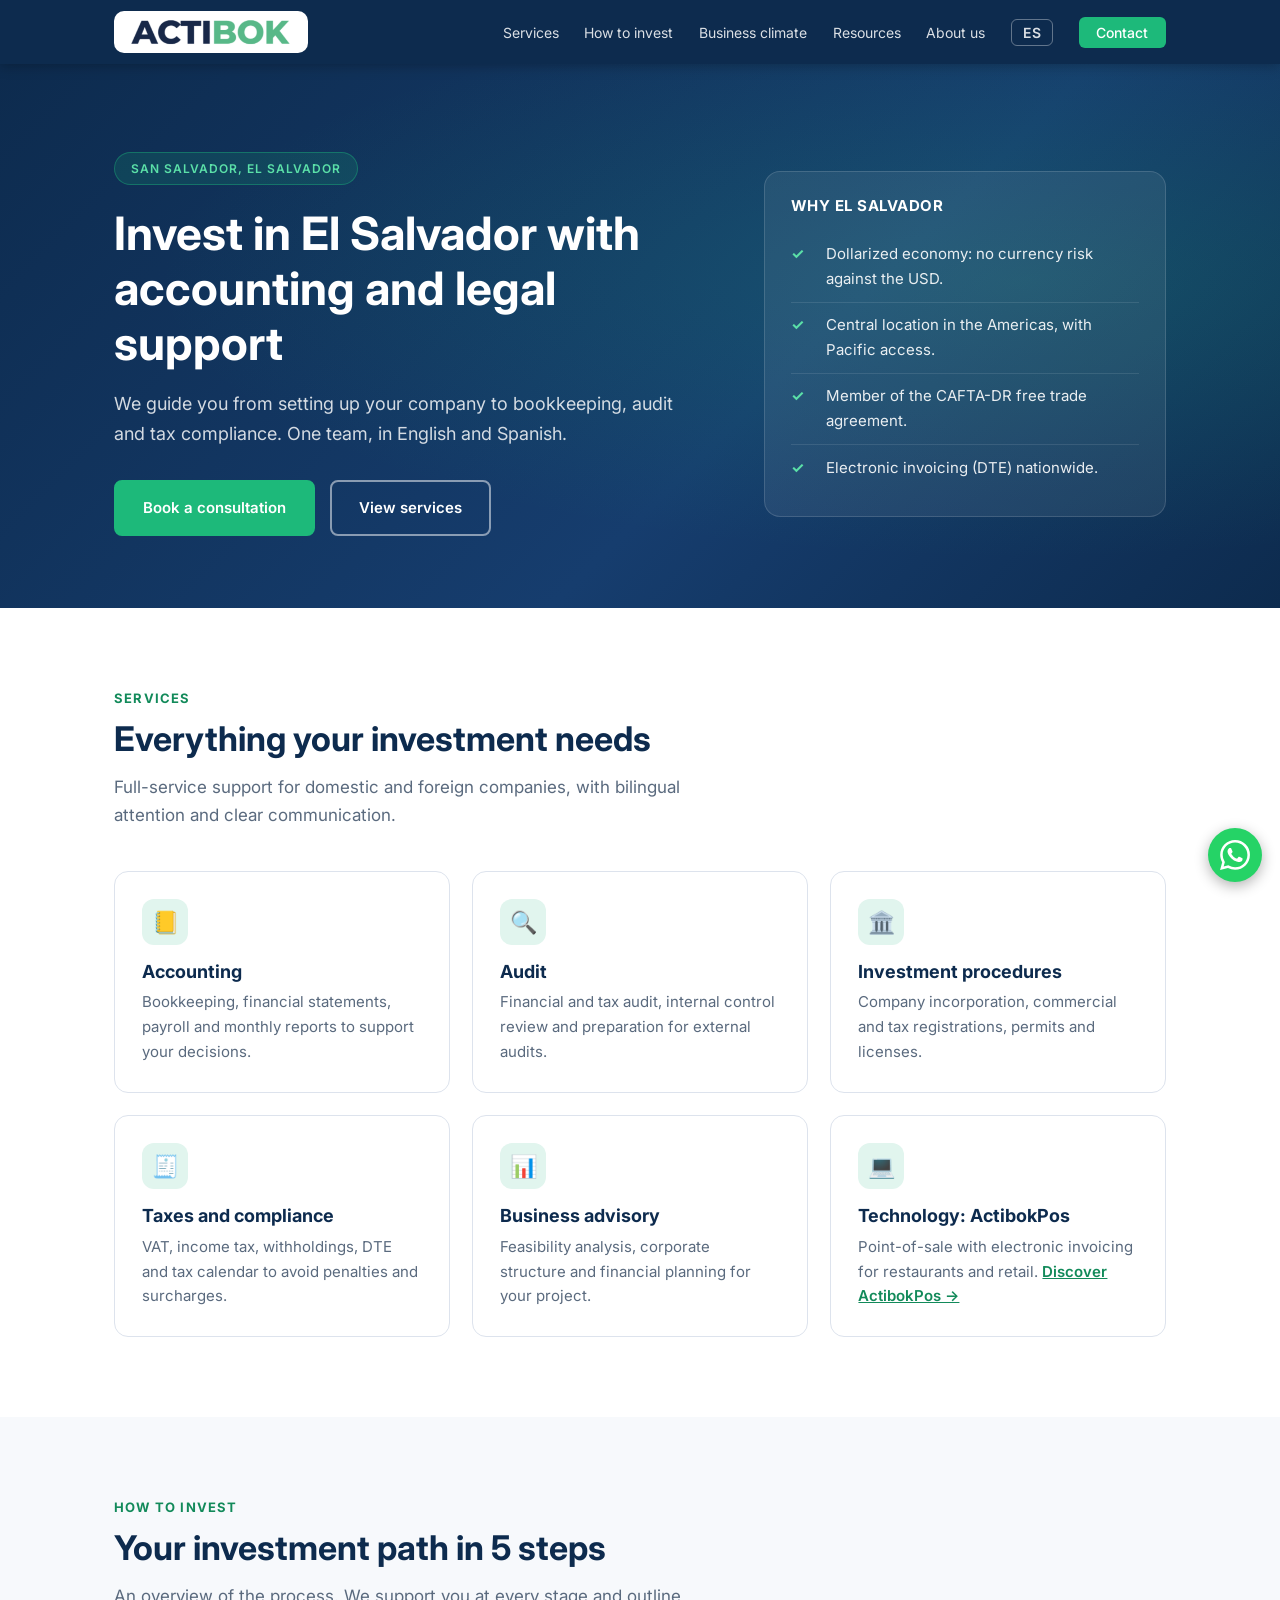
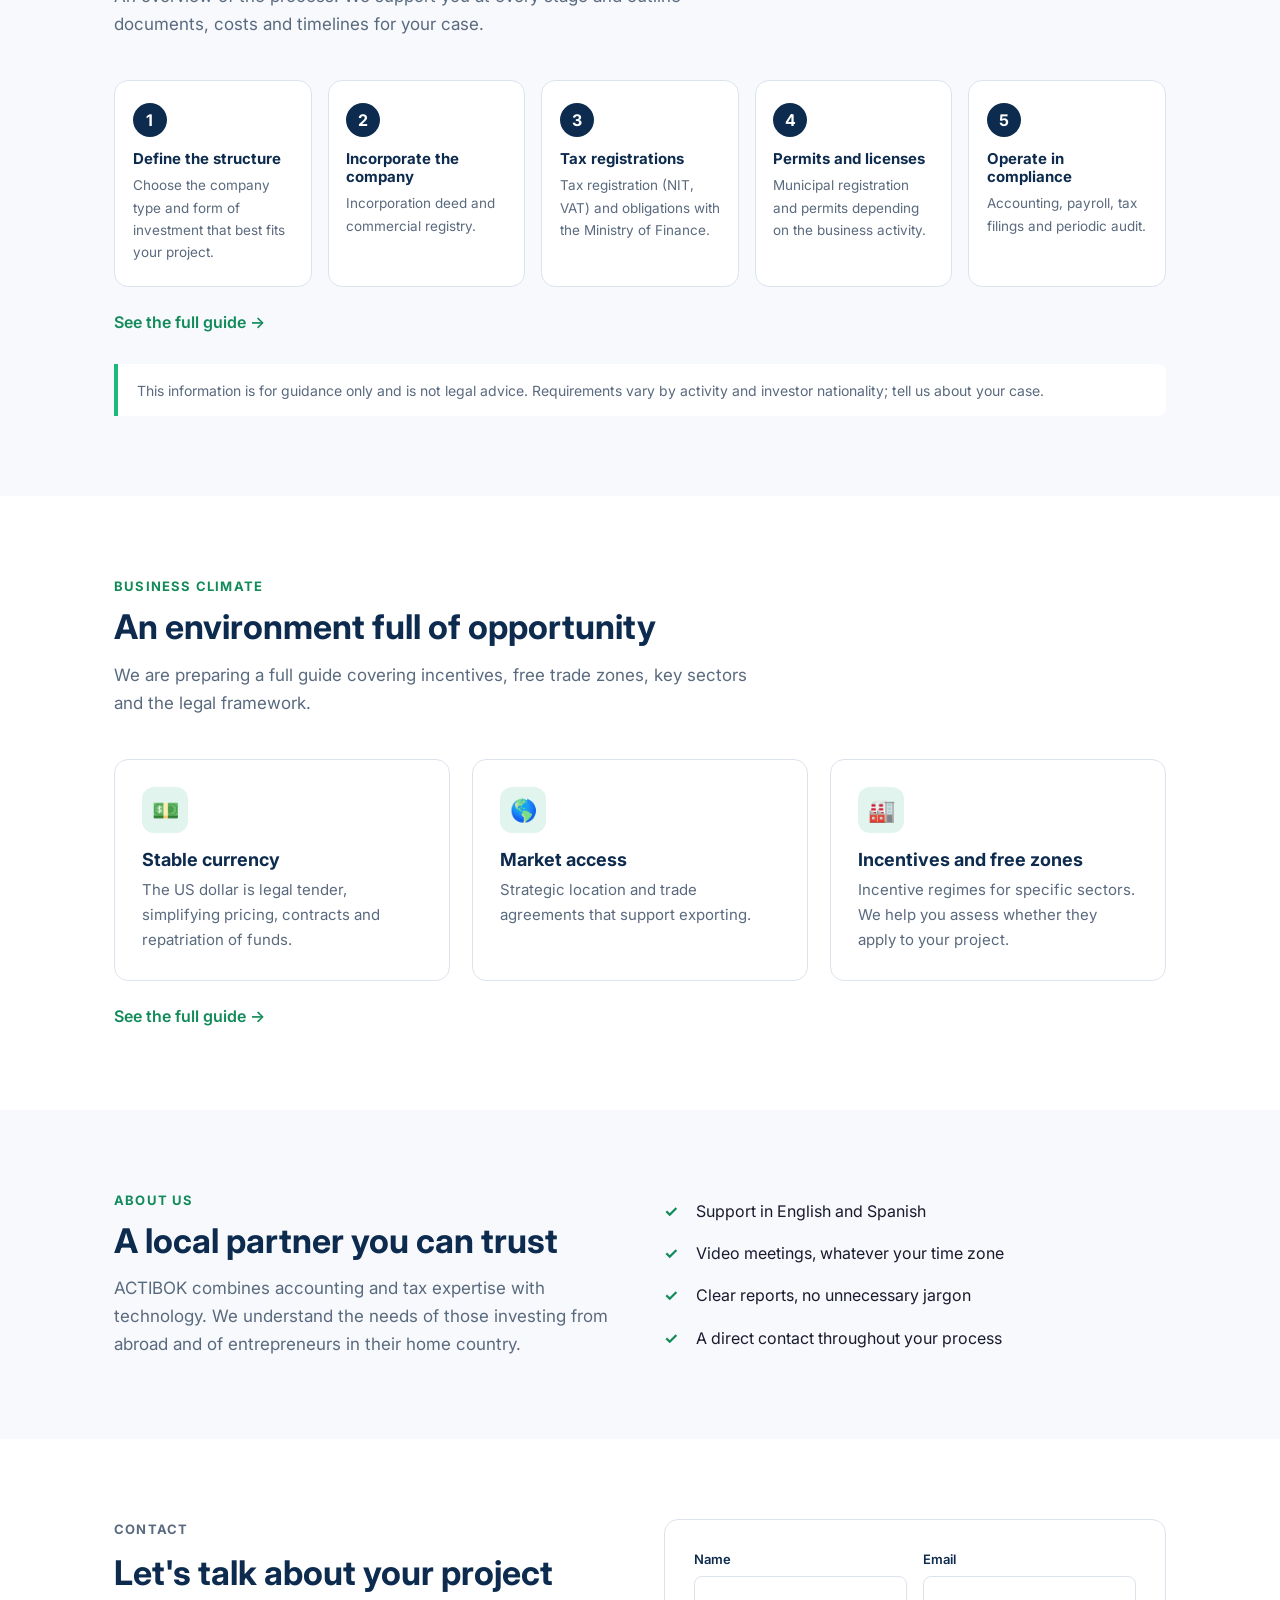
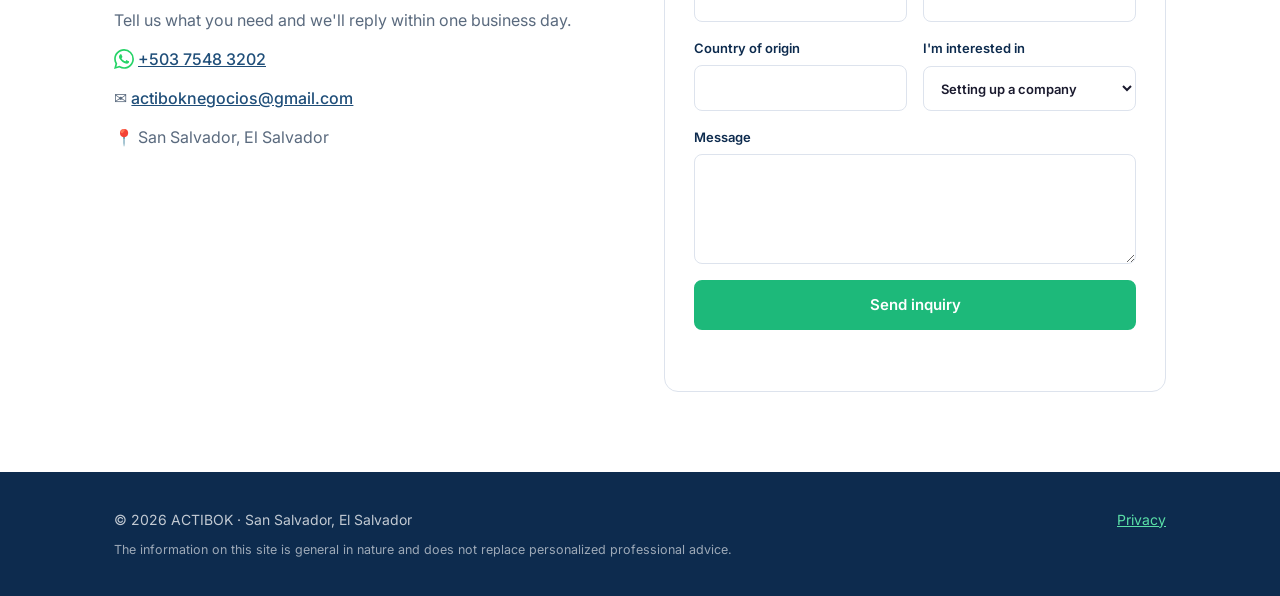
<file: index.html>
<!DOCTYPE html><html><head><meta charset="UTF-8"><meta name="viewport" content="width=device-width,initial-scale=1"><title>ACTIBOK Invest</title>
<link rel="canonical" href="https://actibokinvest.com/es/">
<link rel="alternate" hreflang="es" href="https://actibokinvest.com/es/"><link rel="alternate" hreflang="en" href="https://actibokinvest.com/en/"><link rel="alternate" hreflang="x-default" href="https://actibokinvest.com/es/">
<script>var l=(navigator.language||'es').toLowerCase().indexOf('es')===0?'es':'en';location.replace('/'+l+'/');</script>
<noscript><meta http-equiv="refresh" content="0;url=es/"></noscript></head>
<body><a href="es/">Español</a> · <a href="en/">English</a></body></html>
</file>
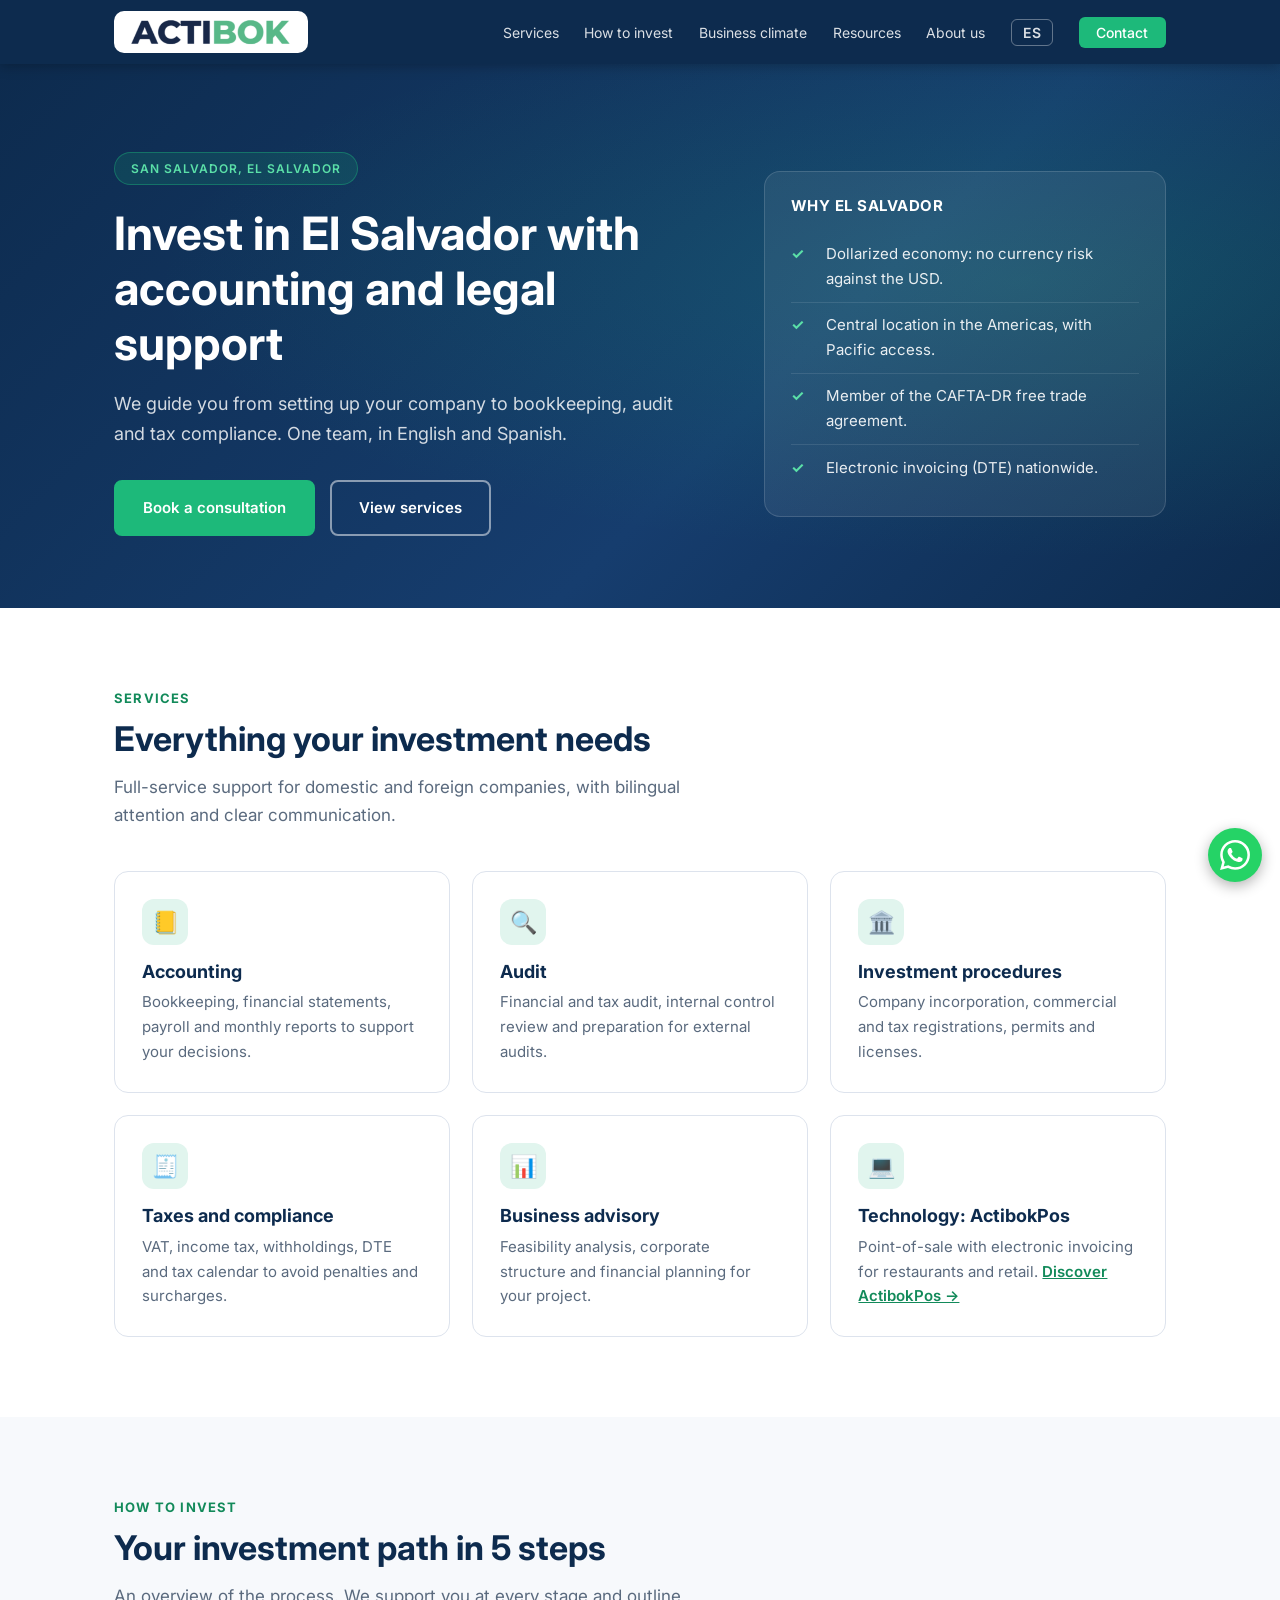
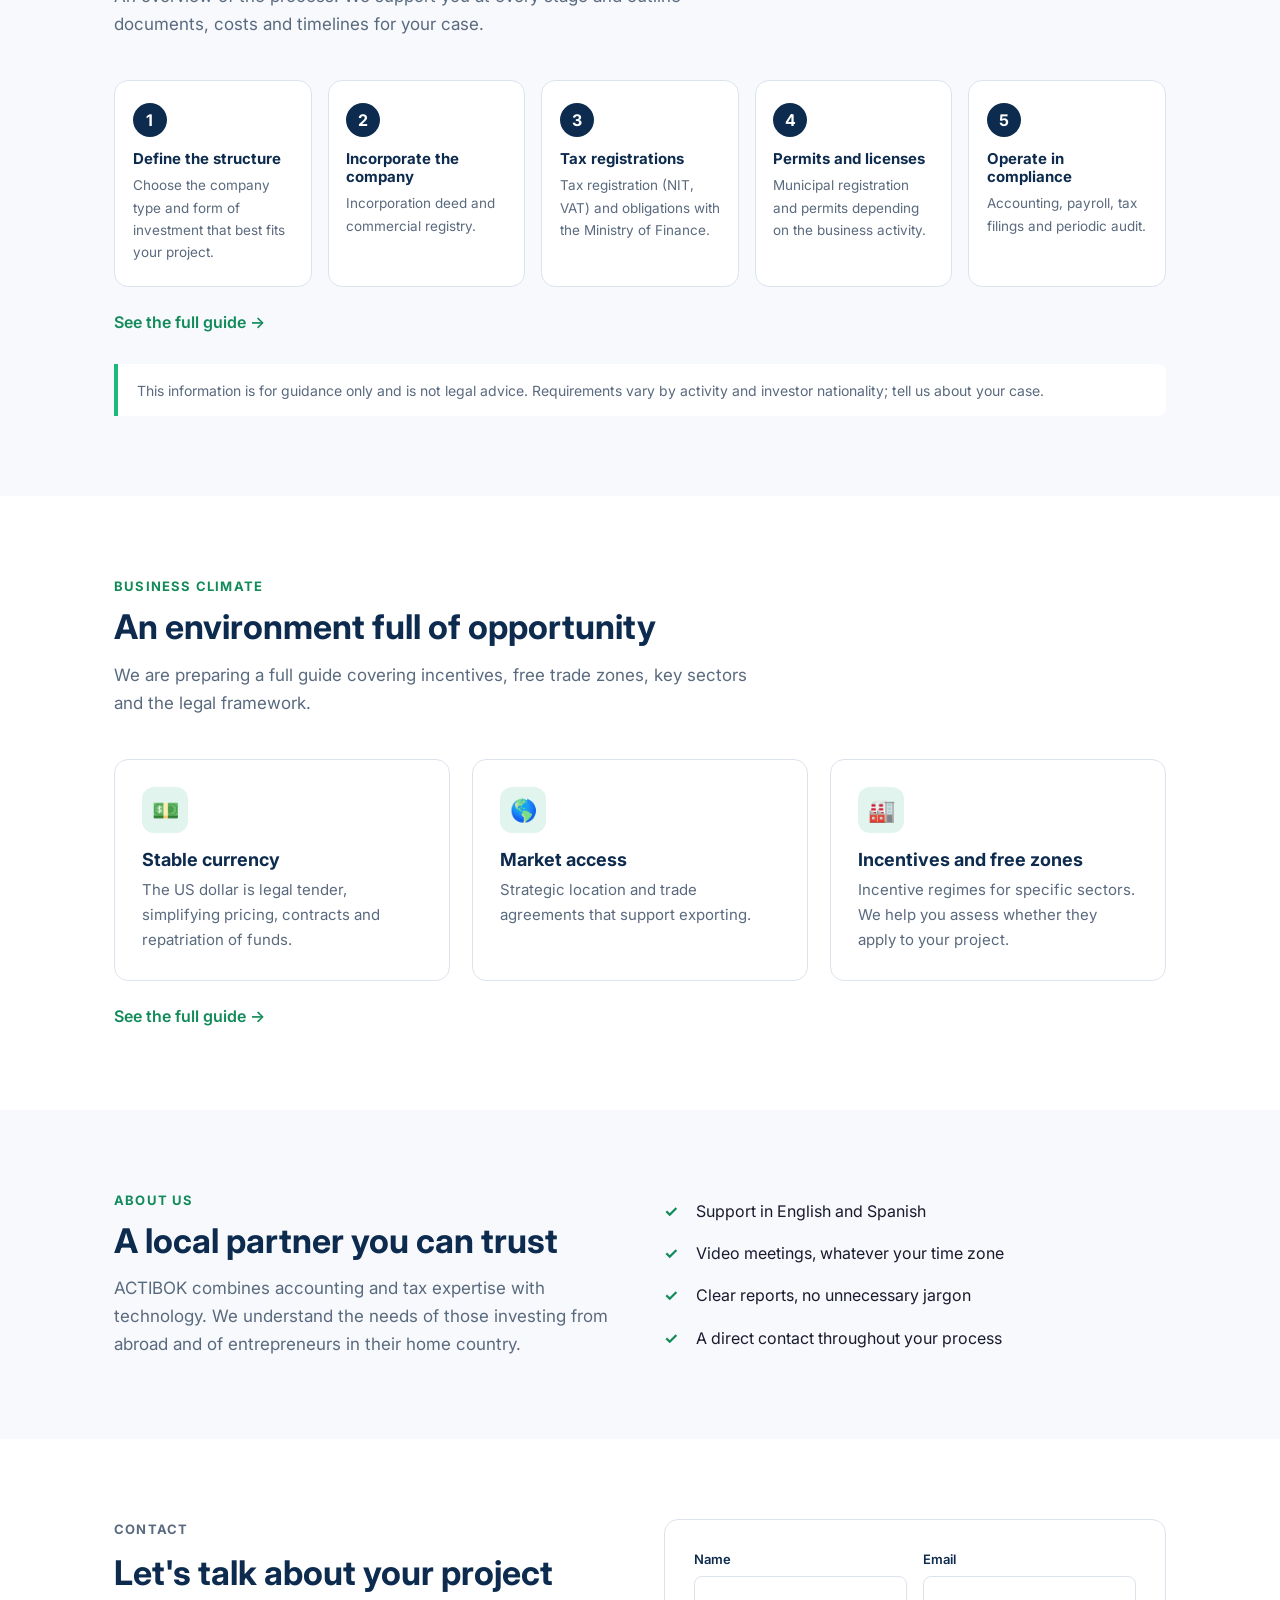
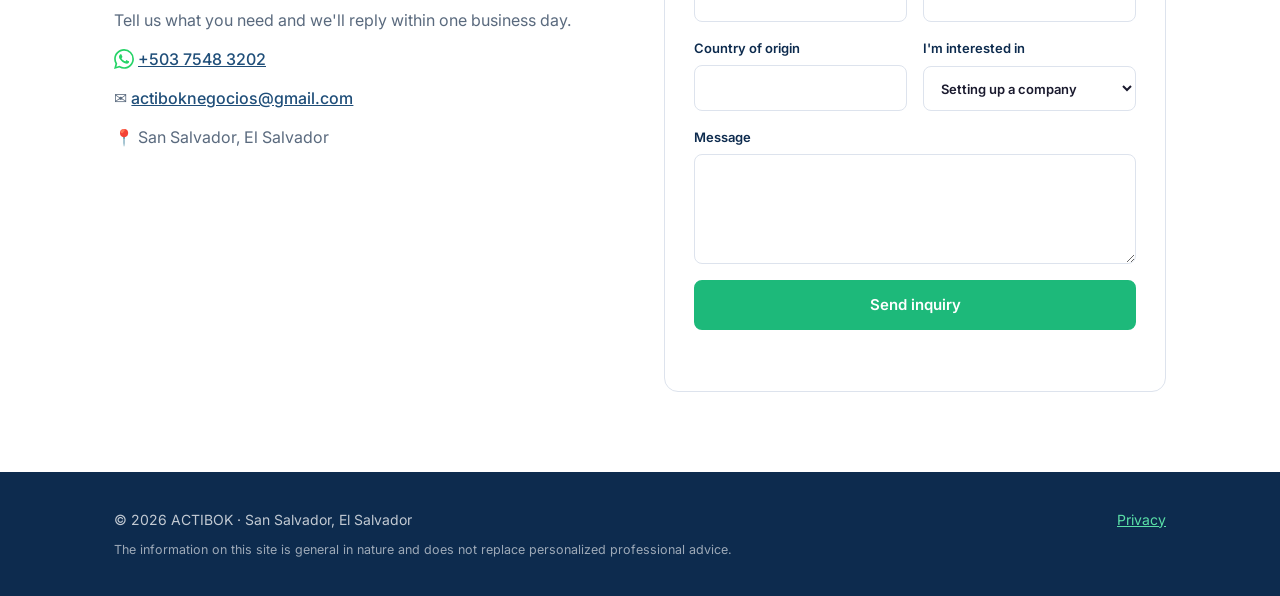
<file: en/index.html>
<!DOCTYPE html>
<html lang="en">
<head>
<meta charset="UTF-8">
<meta name="viewport" content="width=device-width,initial-scale=1">
<title>ACTIBOK — Accounting, audit and investment services in El Salvador</title>
<meta name="description" content="Accounting, audit, investment procedures and business advisory in El Salvador for domestic and foreign investors.">
<link rel="alternate" hreflang="es" href="https://actibokinvest.com/es/">
<link rel="alternate" hreflang="en" href="https://actibokinvest.com/en/">
<link rel="preconnect" href="https://fonts.googleapis.com">
<link rel="preconnect" href="https://fonts.gstatic.com" crossorigin>
<link href="https://fonts.googleapis.com/css2?family=Inter:wght@300;400;500;600;700&display=swap" rel="stylesheet">
<link rel="canonical" href="https://actibokinvest.com/en/">
<meta property="og:type" content="website"><meta property="og:title" content="ACTIBOK — Accounting, audit and investment services in El Salvador"><meta property="og:description" content="Accounting, audit, investment procedures and business advisory in El Salvador for domestic and foreign investors."><meta property="og:url" content="https://actibokinvest.com/en/"><meta property="og:image" content="https://actibokinvest.com/assets/logo-actibok.png"><meta property="og:locale" content="en_US">
<link rel="stylesheet" href="../style.css?v=4">
</head>
<body>
<header>
<div class="wrap"><nav>
<a class="logo" href="./"><img src="../assets/logo-actibok.png" alt="ACTIBOK"></a>
<ul class="nav-links"><li><a href="#servicios">Services</a></li><li><a href="invertir.html">How to invest</a></li><li><a href="clima.html">Business climate</a></li><li><a href="recursos.html">Resources</a></li><li><a href="#nosotros">About us</a></li><li><a class="lang" href="../es/" hreflang="es" title="Español">ES</a></li><li><a class="nav-cta" href="#contacto">Contact</a></li></ul>
<button class="burger" aria-label="Menu"><span></span><span></span><span></span></button>
</nav></div>
<div class="mobile"><a href="#servicios">Services</a><a href="invertir.html">How to invest</a><a href="clima.html">Business climate</a><a href="recursos.html">Resources</a><a href="#nosotros">About us</a><a href="../es/">Español</a><a href="#contacto">Contact</a></div>
</header>
<main>
<div class="hero"><div class="wrap">
<div><span class="badge">San Salvador, El Salvador</span><h1>Invest in El Salvador with accounting and legal support</h1><p class="lead">We guide you from setting up your company to bookkeeping, audit and tax compliance. One team, in English and Spanish.</p>
<div class="btns"><a class="btn" href="#contacto">Book a consultation</a><a class="btn ghost" href="#servicios">View services</a></div></div>
<aside class="facts"><h3>Why El Salvador</h3><ul><li><b>✓</b><span>Dollarized economy: no currency risk against the USD.</span></li><li><b>✓</b><span>Central location in the Americas, with Pacific access.</span></li><li><b>✓</b><span>Member of the CAFTA-DR free trade agreement.</span></li><li><b>✓</b><span>Electronic invoicing (DTE) nationwide.</span></li></ul></aside>
</div></div>
<section id="servicios"><div class="wrap"><p class="eyebrow">Services</p><h2 class="sec-title">Everything your investment needs</h2><p class="sec-sub">Full-service support for domestic and foreign companies, with bilingual attention and clear communication.</p><div class="grid g3"><div class="card"><div class="ico">📒</div><h3>Accounting</h3><p>Bookkeeping, financial statements, payroll and monthly reports to support your decisions.</p></div><div class="card"><div class="ico">🔍</div><h3>Audit</h3><p>Financial and tax audit, internal control review and preparation for external audits.</p></div><div class="card"><div class="ico">🏛️</div><h3>Investment procedures</h3><p>Company incorporation, commercial and tax registrations, permits and licenses.</p></div><div class="card"><div class="ico">🧾</div><h3>Taxes and compliance</h3><p>VAT, income tax, withholdings, DTE and tax calendar to avoid penalties and surcharges.</p></div><div class="card"><div class="ico">📊</div><h3>Business advisory</h3><p>Feasibility analysis, corporate structure and financial planning for your project.</p></div><div class="card"><div class="ico">💻</div><h3>Technology: ActibokPos</h3><p>Point-of-sale with electronic invoicing for restaurants and retail.  <a href="https://actibok.com/#actibokpos" style="color:var(--verde-oscuro);font-weight:600">Discover ActibokPos →</a></p></div></div></div></section>
<section id="invertir" class="alt"><div class="wrap"><p class="eyebrow">How to invest</p><h2 class="sec-title">Your investment path in 5 steps</h2><p class="sec-sub">An overview of the process. We support you at every stage and outline documents, costs and timelines for your case.</p><div class="steps"><div class="step"><h3>Define the structure</h3><p>Choose the company type and form of investment that best fits your project.</p></div><div class="step"><h3>Incorporate the company</h3><p>Incorporation deed and commercial registry.</p></div><div class="step"><h3>Tax registrations</h3><p>Tax registration (NIT, VAT) and obligations with the Ministry of Finance.</p></div><div class="step"><h3>Permits and licenses</h3><p>Municipal registration and permits depending on the business activity.</p></div><div class="step"><h3>Operate in compliance</h3><p>Accounting, payroll, tax filings and periodic audit.</p></div></div><a class="more" href="invertir.html">See the full guide →</a><p class="note">This information is for guidance only and is not legal advice. Requirements vary by activity and investor nationality; tell us about your case.</p></div></section>
<section id="clima"><div class="wrap"><p class="eyebrow">Business climate</p><h2 class="sec-title">An environment full of opportunity</h2><p class="sec-sub">We are preparing a full guide covering incentives, free trade zones, key sectors and the legal framework.</p><div class="grid g3"><div class="card"><div class="ico">💵</div><h3>Stable currency</h3><p>The US dollar is legal tender, simplifying pricing, contracts and repatriation of funds.</p></div><div class="card"><div class="ico">🌎</div><h3>Market access</h3><p>Strategic location and trade agreements that support exporting.</p></div><div class="card"><div class="ico">🏭</div><h3>Incentives and free zones</h3><p>Incentive regimes for specific sectors. We help you assess whether they apply to your project.</p></div></div><a class="more" href="clima.html">See the full guide →</a></div></section>
<section id="nosotros" class="alt"><div class="wrap split"><div><p class="eyebrow">About us</p><h2 class="sec-title">A local partner you can trust</h2><p style="color:var(--sec);font-size:17px">ACTIBOK combines accounting and tax expertise with technology. We understand the needs of those investing from abroad and of entrepreneurs in their home country.</p></div><ul class="check"><li>Support in English and Spanish</li><li>Video meetings, whatever your time zone</li><li>Clear reports, no unnecessary jargon</li><li>A direct contact throughout your process</li></ul></div></section>
<section id="contacto"><div class="wrap split">
<div class="contact-info"><p class="eyebrow">Contact</p><h2 class="sec-title">Let's talk about your project</h2><p>Tell us what you need and we'll reply within one business day.</p>
<p><svg viewBox="0 0 24 24" width="20" height="20" fill="#25D366" aria-hidden="true" style="vertical-align:-4px"><path d="M17.472 14.382c-.297-.149-1.758-.867-2.03-.967-.273-.099-.471-.148-.67.15-.197.297-.767.966-.94 1.164-.173.199-.347.223-.644.075-.297-.15-1.255-.463-2.39-1.475-.883-.788-1.48-1.761-1.653-2.059-.173-.297-.018-.458.13-.606.134-.133.298-.347.446-.52.149-.174.198-.298.298-.497.099-.198.05-.371-.025-.52-.075-.149-.669-1.612-.916-2.207-.242-.579-.487-.5-.669-.51-.173-.008-.371-.01-.57-.01-.198 0-.52.074-.792.372-.272.297-1.04 1.016-1.04 2.479 0 1.462 1.065 2.875 1.213 3.074.149.198 2.096 3.2 5.077 4.487.709.306 1.262.489 1.694.625.712.227 1.36.195 1.871.118.571-.085 1.758-.719 2.006-1.413.248-.694.248-1.289.173-1.413-.074-.124-.272-.198-.57-.347m-5.421 7.403h-.004a9.87 9.87 0 01-5.031-1.378l-.361-.214-3.741.982.998-3.648-.235-.374a9.86 9.86 0 01-1.51-5.26c.001-5.45 4.436-9.884 9.888-9.884 2.64 0 5.122 1.03 6.988 2.898a9.825 9.825 0 012.893 6.994c-.003 5.45-4.437 9.884-9.885 9.884m8.413-18.297A11.815 11.815 0 0012.05 0C5.495 0 .16 5.335.157 11.892c0 2.096.547 4.142 1.588 5.945L.057 24l6.305-1.654a11.882 11.882 0 005.683 1.448h.005c6.554 0 11.89-5.335 11.893-11.893a11.821 11.821 0 00-3.48-8.413Z"/></svg> <a href="https://wa.me/50375483202" target="_blank" rel="noopener">+503 7548 3202</a></p><p>✉️ <a href="mailto:actiboknegocios@gmail.com">actiboknegocios@gmail.com</a></p><p>📍 San Salvador, El Salvador</p></div>
<form id="contact-form">
<div class="row"><label>Name<input name="name" required></label><label>Email<input type="email" name="email" required></label></div>
<div class="row"><label>Country of origin<input name="country"></label><label>I'm interested in<select name="interest"><option>Setting up a company</option><option>Accounting</option><option>Audit</option><option>Taxes and compliance</option><option>Investment advisory</option><option>Other</option></select></label></div>
<input type="text" name="_gotcha" tabindex="-1" autocomplete="off" style="position:absolute;left:-9999px" aria-hidden="true">
<label>Message<textarea name="message" required></textarea></label>
<button class="btn" type="submit">Send inquiry</button><p id="form-status" class="form-status" role="status" aria-live="polite"></p></form>
</div></section>
</main>
<footer><div class="wrap"><div>© 2026 ACTIBOK · San Salvador, El Salvador<p class="disclaimer">The information on this site is general in nature and does not replace personalized professional advice.</p></div><div><a href="https://actibok.com/privacidad.html">Privacy</a></div></div></footer>
<a class="wa" href="https://wa.me/50375483202?text=Hello%2C%20I%27d%20like%20information%20about%20services%20for%20investing%20in%20El%20Salvador" aria-label="WhatsApp" target="_blank" rel="noopener"><svg viewBox="0 0 24 24" width="30" height="30" fill="#fff" aria-hidden="true" style="vertical-align:-4px"><path d="M17.472 14.382c-.297-.149-1.758-.867-2.03-.967-.273-.099-.471-.148-.67.15-.197.297-.767.966-.94 1.164-.173.199-.347.223-.644.075-.297-.15-1.255-.463-2.39-1.475-.883-.788-1.48-1.761-1.653-2.059-.173-.297-.018-.458.13-.606.134-.133.298-.347.446-.52.149-.174.198-.298.298-.497.099-.198.05-.371-.025-.52-.075-.149-.669-1.612-.916-2.207-.242-.579-.487-.5-.669-.51-.173-.008-.371-.01-.57-.01-.198 0-.52.074-.792.372-.272.297-1.04 1.016-1.04 2.479 0 1.462 1.065 2.875 1.213 3.074.149.198 2.096 3.2 5.077 4.487.709.306 1.262.489 1.694.625.712.227 1.36.195 1.871.118.571-.085 1.758-.719 2.006-1.413.248-.694.248-1.289.173-1.413-.074-.124-.272-.198-.57-.347m-5.421 7.403h-.004a9.87 9.87 0 01-5.031-1.378l-.361-.214-3.741.982.998-3.648-.235-.374a9.86 9.86 0 01-1.51-5.26c.001-5.45 4.436-9.884 9.888-9.884 2.64 0 5.122 1.03 6.988 2.898a9.825 9.825 0 012.893 6.994c-.003 5.45-4.437 9.884-9.885 9.884m8.413-18.297A11.815 11.815 0 0012.05 0C5.495 0 .16 5.335.157 11.892c0 2.096.547 4.142 1.588 5.945L.057 24l6.305-1.654a11.882 11.882 0 005.683 1.448h.005c6.554 0 11.89-5.335 11.893-11.893a11.821 11.821 0 00-3.48-8.413Z"/></svg></a>
<script src="../main.js?v=4"></script>
</body></html>
</file>
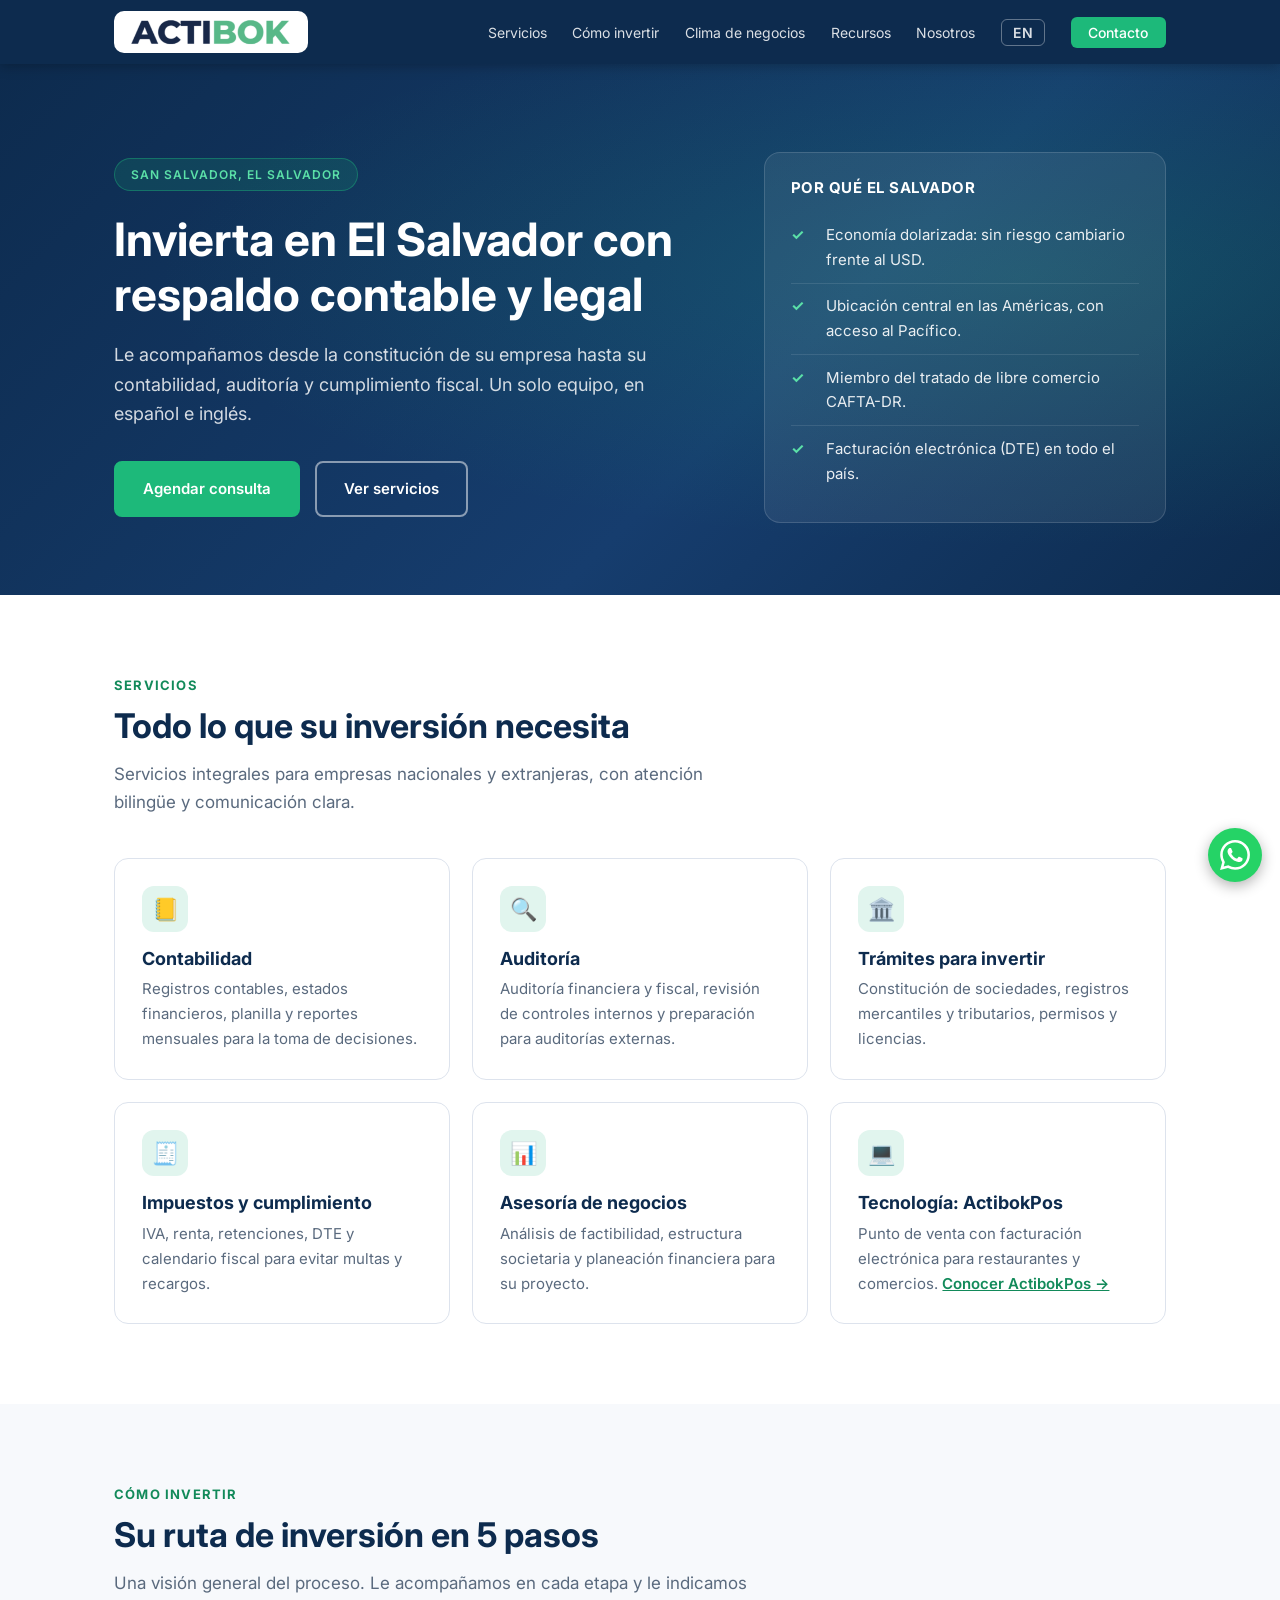
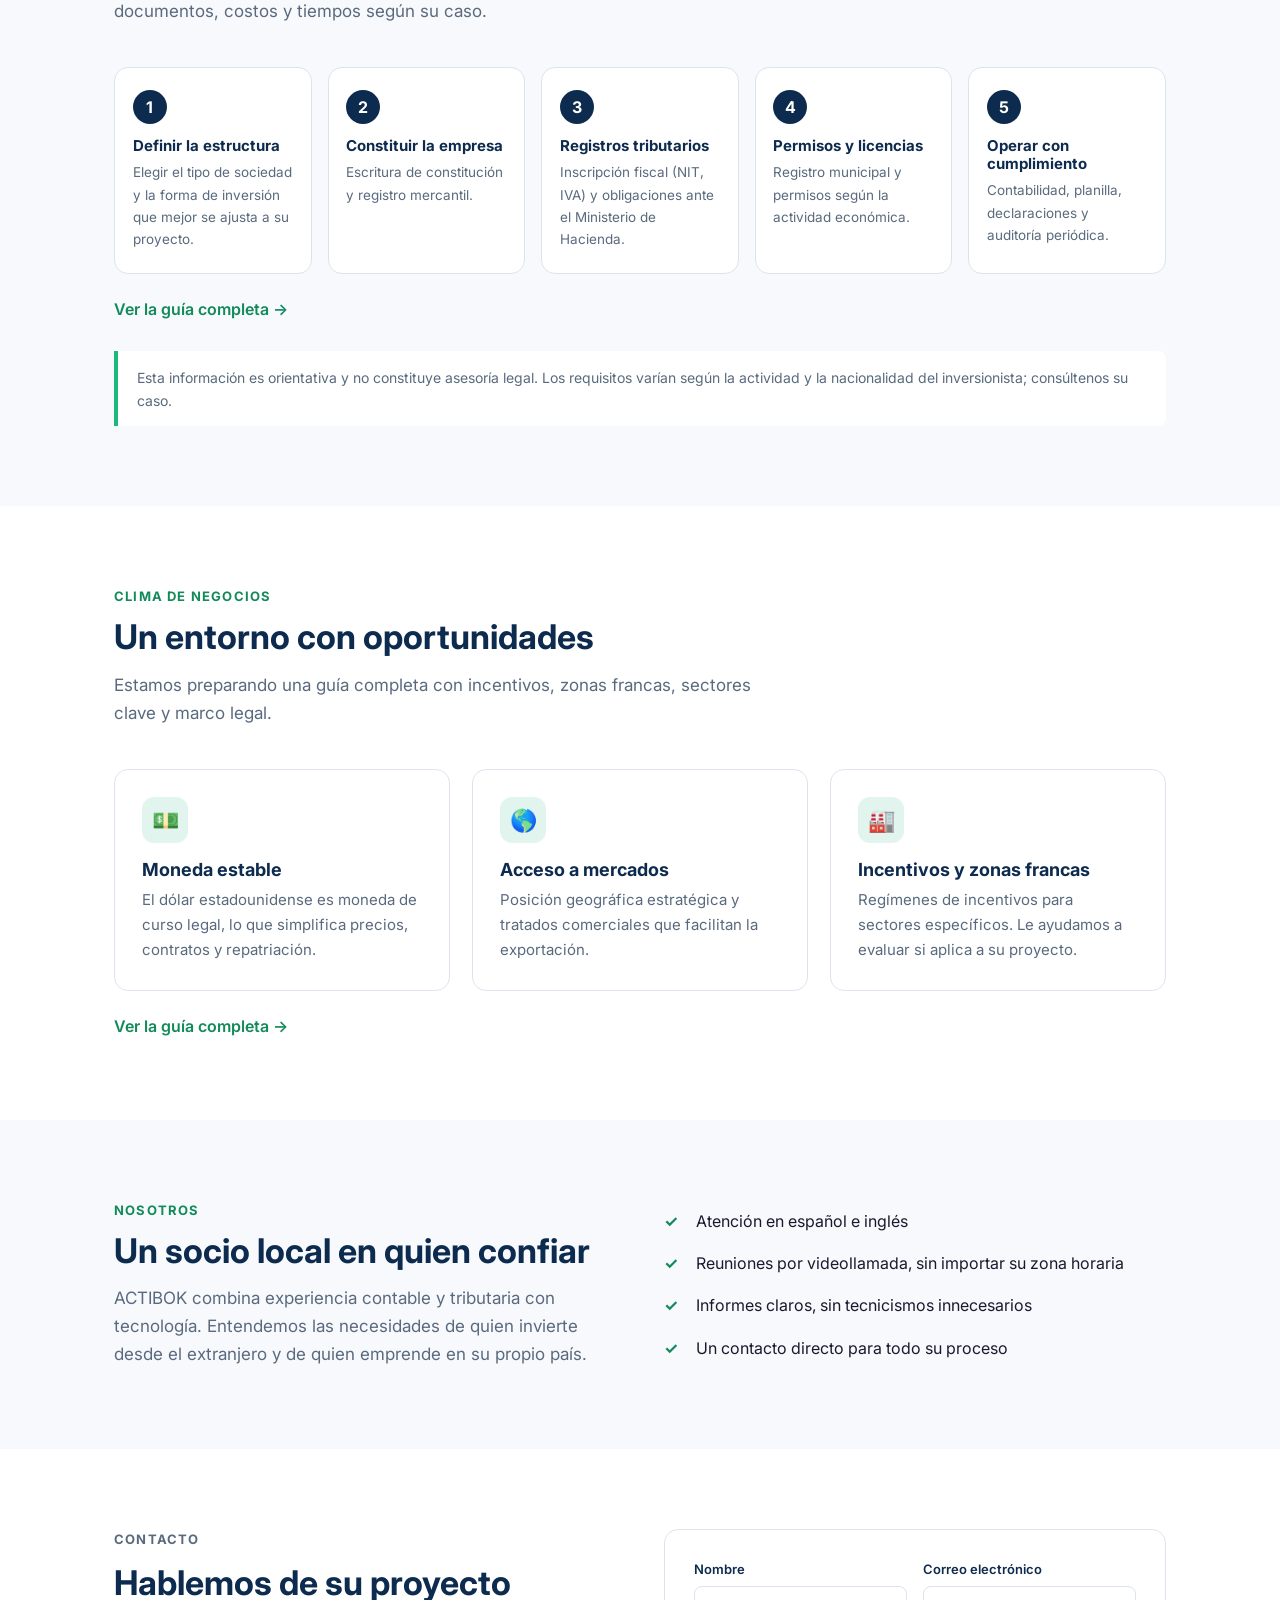
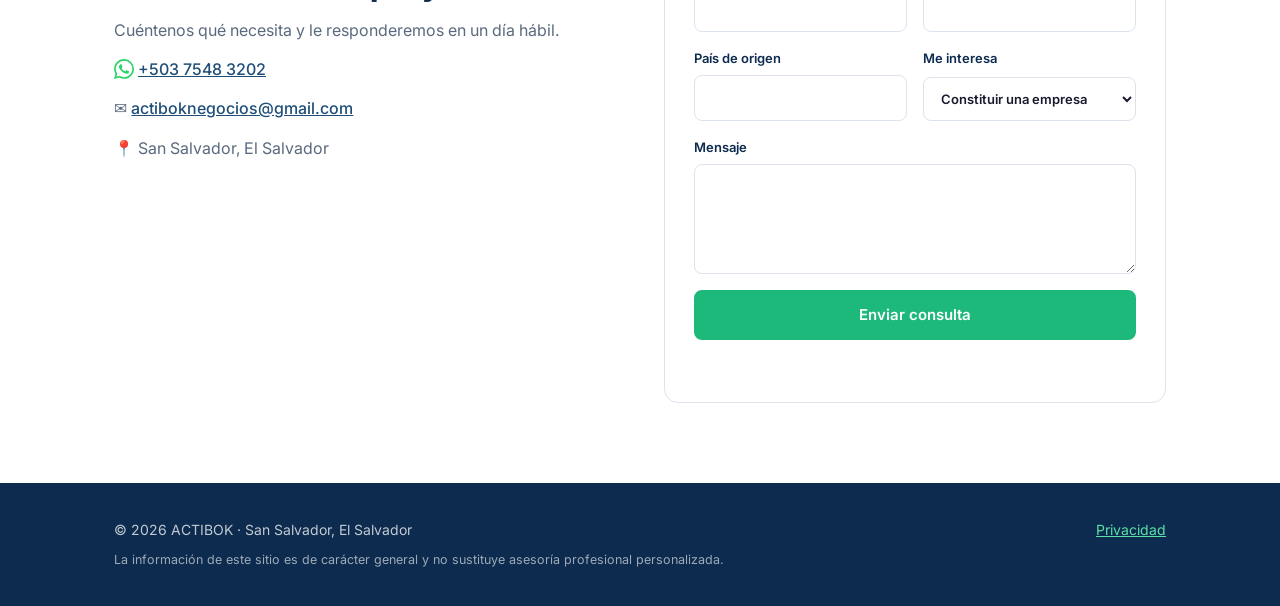
<file: es/index.html>
<!DOCTYPE html>
<html lang="es">
<head>
<meta charset="UTF-8">
<meta name="viewport" content="width=device-width,initial-scale=1">
<title>ACTIBOK — Contabilidad, auditoría y trámites para invertir en El Salvador</title>
<meta name="description" content="Contabilidad, auditoría, trámites de inversión y asesoría de negocios en El Salvador para inversionistas nacionales y extranjeros.">
<link rel="alternate" hreflang="es" href="https://actibokinvest.com/es/">
<link rel="alternate" hreflang="en" href="https://actibokinvest.com/en/">
<link rel="preconnect" href="https://fonts.googleapis.com">
<link rel="preconnect" href="https://fonts.gstatic.com" crossorigin>
<link href="https://fonts.googleapis.com/css2?family=Inter:wght@300;400;500;600;700&display=swap" rel="stylesheet">
<link rel="canonical" href="https://actibokinvest.com/es/">
<meta property="og:type" content="website"><meta property="og:title" content="ACTIBOK — Contabilidad, auditoría y trámites para invertir en El Salvador"><meta property="og:description" content="Contabilidad, auditoría, trámites de inversión y asesoría de negocios en El Salvador para inversionistas nacionales y extranjeros."><meta property="og:url" content="https://actibokinvest.com/es/"><meta property="og:image" content="https://actibokinvest.com/assets/logo-actibok.png"><meta property="og:locale" content="es_SV">
<link rel="stylesheet" href="../style.css?v=4">
</head>
<body>
<header>
<div class="wrap"><nav>
<a class="logo" href="./"><img src="../assets/logo-actibok.png" alt="ACTIBOK"></a>
<ul class="nav-links"><li><a href="#servicios">Servicios</a></li><li><a href="invertir.html">Cómo invertir</a></li><li><a href="clima.html">Clima de negocios</a></li><li><a href="recursos.html">Recursos</a></li><li><a href="#nosotros">Nosotros</a></li><li><a class="lang" href="../en/" hreflang="en" title="English">EN</a></li><li><a class="nav-cta" href="#contacto">Contacto</a></li></ul>
<button class="burger" aria-label="Menu"><span></span><span></span><span></span></button>
</nav></div>
<div class="mobile"><a href="#servicios">Servicios</a><a href="invertir.html">Cómo invertir</a><a href="clima.html">Clima de negocios</a><a href="recursos.html">Recursos</a><a href="#nosotros">Nosotros</a><a href="../en/">English</a><a href="#contacto">Contacto</a></div>
</header>
<main>
<div class="hero"><div class="wrap">
<div><span class="badge">San Salvador, El Salvador</span><h1>Invierta en El Salvador con respaldo contable y legal</h1><p class="lead">Le acompañamos desde la constitución de su empresa hasta su contabilidad, auditoría y cumplimiento fiscal. Un solo equipo, en español e inglés.</p>
<div class="btns"><a class="btn" href="#contacto">Agendar consulta</a><a class="btn ghost" href="#servicios">Ver servicios</a></div></div>
<aside class="facts"><h3>Por qué El Salvador</h3><ul><li><b>✓</b><span>Economía dolarizada: sin riesgo cambiario frente al USD.</span></li><li><b>✓</b><span>Ubicación central en las Américas, con acceso al Pacífico.</span></li><li><b>✓</b><span>Miembro del tratado de libre comercio CAFTA-DR.</span></li><li><b>✓</b><span>Facturación electrónica (DTE) en todo el país.</span></li></ul></aside>
</div></div>
<section id="servicios"><div class="wrap"><p class="eyebrow">Servicios</p><h2 class="sec-title">Todo lo que su inversión necesita</h2><p class="sec-sub">Servicios integrales para empresas nacionales y extranjeras, con atención bilingüe y comunicación clara.</p><div class="grid g3"><div class="card"><div class="ico">📒</div><h3>Contabilidad</h3><p>Registros contables, estados financieros, planilla y reportes mensuales para la toma de decisiones.</p></div><div class="card"><div class="ico">🔍</div><h3>Auditoría</h3><p>Auditoría financiera y fiscal, revisión de controles internos y preparación para auditorías externas.</p></div><div class="card"><div class="ico">🏛️</div><h3>Trámites para invertir</h3><p>Constitución de sociedades, registros mercantiles y tributarios, permisos y licencias.</p></div><div class="card"><div class="ico">🧾</div><h3>Impuestos y cumplimiento</h3><p>IVA, renta, retenciones, DTE y calendario fiscal para evitar multas y recargos.</p></div><div class="card"><div class="ico">📊</div><h3>Asesoría de negocios</h3><p>Análisis de factibilidad, estructura societaria y planeación financiera para su proyecto.</p></div><div class="card"><div class="ico">💻</div><h3>Tecnología: ActibokPos</h3><p>Punto de venta con facturación electrónica para restaurantes y comercios.  <a href="https://actibok.com/#actibokpos" style="color:var(--verde-oscuro);font-weight:600">Conocer ActibokPos →</a></p></div></div></div></section>
<section id="invertir" class="alt"><div class="wrap"><p class="eyebrow">Cómo invertir</p><h2 class="sec-title">Su ruta de inversión en 5 pasos</h2><p class="sec-sub">Una visión general del proceso. Le acompañamos en cada etapa y le indicamos documentos, costos y tiempos según su caso.</p><div class="steps"><div class="step"><h3>Definir la estructura</h3><p>Elegir el tipo de sociedad y la forma de inversión que mejor se ajusta a su proyecto.</p></div><div class="step"><h3>Constituir la empresa</h3><p>Escritura de constitución y registro mercantil.</p></div><div class="step"><h3>Registros tributarios</h3><p>Inscripción fiscal (NIT, IVA) y obligaciones ante el Ministerio de Hacienda.</p></div><div class="step"><h3>Permisos y licencias</h3><p>Registro municipal y permisos según la actividad económica.</p></div><div class="step"><h3>Operar con cumplimiento</h3><p>Contabilidad, planilla, declaraciones y auditoría periódica.</p></div></div><a class="more" href="invertir.html">Ver la guía completa →</a><p class="note">Esta información es orientativa y no constituye asesoría legal. Los requisitos varían según la actividad y la nacionalidad del inversionista; consúltenos su caso.</p></div></section>
<section id="clima"><div class="wrap"><p class="eyebrow">Clima de negocios</p><h2 class="sec-title">Un entorno con oportunidades</h2><p class="sec-sub">Estamos preparando una guía completa con incentivos, zonas francas, sectores clave y marco legal.</p><div class="grid g3"><div class="card"><div class="ico">💵</div><h3>Moneda estable</h3><p>El dólar estadounidense es moneda de curso legal, lo que simplifica precios, contratos y repatriación.</p></div><div class="card"><div class="ico">🌎</div><h3>Acceso a mercados</h3><p>Posición geográfica estratégica y tratados comerciales que facilitan la exportación.</p></div><div class="card"><div class="ico">🏭</div><h3>Incentivos y zonas francas</h3><p>Regímenes de incentivos para sectores específicos. Le ayudamos a evaluar si aplica a su proyecto.</p></div></div><a class="more" href="clima.html">Ver la guía completa →</a></div></section>
<section id="nosotros" class="alt"><div class="wrap split"><div><p class="eyebrow">Nosotros</p><h2 class="sec-title">Un socio local en quien confiar</h2><p style="color:var(--sec);font-size:17px">ACTIBOK combina experiencia contable y tributaria con tecnología. Entendemos las necesidades de quien invierte desde el extranjero y de quien emprende en su propio país.</p></div><ul class="check"><li>Atención en español e inglés</li><li>Reuniones por videollamada, sin importar su zona horaria</li><li>Informes claros, sin tecnicismos innecesarios</li><li>Un contacto directo para todo su proceso</li></ul></div></section>
<section id="contacto"><div class="wrap split">
<div class="contact-info"><p class="eyebrow">Contacto</p><h2 class="sec-title">Hablemos de su proyecto</h2><p>Cuéntenos qué necesita y le responderemos en un día hábil.</p>
<p><svg viewBox="0 0 24 24" width="20" height="20" fill="#25D366" aria-hidden="true" style="vertical-align:-4px"><path d="M17.472 14.382c-.297-.149-1.758-.867-2.03-.967-.273-.099-.471-.148-.67.15-.197.297-.767.966-.94 1.164-.173.199-.347.223-.644.075-.297-.15-1.255-.463-2.39-1.475-.883-.788-1.48-1.761-1.653-2.059-.173-.297-.018-.458.13-.606.134-.133.298-.347.446-.52.149-.174.198-.298.298-.497.099-.198.05-.371-.025-.52-.075-.149-.669-1.612-.916-2.207-.242-.579-.487-.5-.669-.51-.173-.008-.371-.01-.57-.01-.198 0-.52.074-.792.372-.272.297-1.04 1.016-1.04 2.479 0 1.462 1.065 2.875 1.213 3.074.149.198 2.096 3.2 5.077 4.487.709.306 1.262.489 1.694.625.712.227 1.36.195 1.871.118.571-.085 1.758-.719 2.006-1.413.248-.694.248-1.289.173-1.413-.074-.124-.272-.198-.57-.347m-5.421 7.403h-.004a9.87 9.87 0 01-5.031-1.378l-.361-.214-3.741.982.998-3.648-.235-.374a9.86 9.86 0 01-1.51-5.26c.001-5.45 4.436-9.884 9.888-9.884 2.64 0 5.122 1.03 6.988 2.898a9.825 9.825 0 012.893 6.994c-.003 5.45-4.437 9.884-9.885 9.884m8.413-18.297A11.815 11.815 0 0012.05 0C5.495 0 .16 5.335.157 11.892c0 2.096.547 4.142 1.588 5.945L.057 24l6.305-1.654a11.882 11.882 0 005.683 1.448h.005c6.554 0 11.89-5.335 11.893-11.893a11.821 11.821 0 00-3.48-8.413Z"/></svg> <a href="https://wa.me/50375483202" target="_blank" rel="noopener">+503 7548 3202</a></p><p>✉️ <a href="mailto:actiboknegocios@gmail.com">actiboknegocios@gmail.com</a></p><p>📍 San Salvador, El Salvador</p></div>
<form id="contact-form">
<div class="row"><label>Nombre<input name="name" required></label><label>Correo electrónico<input type="email" name="email" required></label></div>
<div class="row"><label>País de origen<input name="country"></label><label>Me interesa<select name="interest"><option>Constituir una empresa</option><option>Contabilidad</option><option>Auditoría</option><option>Impuestos y cumplimiento</option><option>Asesoría de inversión</option><option>Otro</option></select></label></div>
<input type="text" name="_gotcha" tabindex="-1" autocomplete="off" style="position:absolute;left:-9999px" aria-hidden="true">
<label>Mensaje<textarea name="message" required></textarea></label>
<button class="btn" type="submit">Enviar consulta</button><p id="form-status" class="form-status" role="status" aria-live="polite"></p></form>
</div></section>
</main>
<footer><div class="wrap"><div>© 2026 ACTIBOK · San Salvador, El Salvador<p class="disclaimer">La información de este sitio es de carácter general y no sustituye asesoría profesional personalizada.</p></div><div><a href="https://actibok.com/privacidad.html">Privacidad</a></div></div></footer>
<a class="wa" href="https://wa.me/50375483202?text=Hola%2C%20me%20interesa%20informaci%C3%B3n%20sobre%20servicios%20para%20invertir%20en%20El%20Salvador" aria-label="WhatsApp" target="_blank" rel="noopener"><svg viewBox="0 0 24 24" width="30" height="30" fill="#fff" aria-hidden="true" style="vertical-align:-4px"><path d="M17.472 14.382c-.297-.149-1.758-.867-2.03-.967-.273-.099-.471-.148-.67.15-.197.297-.767.966-.94 1.164-.173.199-.347.223-.644.075-.297-.15-1.255-.463-2.39-1.475-.883-.788-1.48-1.761-1.653-2.059-.173-.297-.018-.458.13-.606.134-.133.298-.347.446-.52.149-.174.198-.298.298-.497.099-.198.05-.371-.025-.52-.075-.149-.669-1.612-.916-2.207-.242-.579-.487-.5-.669-.51-.173-.008-.371-.01-.57-.01-.198 0-.52.074-.792.372-.272.297-1.04 1.016-1.04 2.479 0 1.462 1.065 2.875 1.213 3.074.149.198 2.096 3.2 5.077 4.487.709.306 1.262.489 1.694.625.712.227 1.36.195 1.871.118.571-.085 1.758-.719 2.006-1.413.248-.694.248-1.289.173-1.413-.074-.124-.272-.198-.57-.347m-5.421 7.403h-.004a9.87 9.87 0 01-5.031-1.378l-.361-.214-3.741.982.998-3.648-.235-.374a9.86 9.86 0 01-1.51-5.26c.001-5.45 4.436-9.884 9.888-9.884 2.64 0 5.122 1.03 6.988 2.898a9.825 9.825 0 012.893 6.994c-.003 5.45-4.437 9.884-9.885 9.884m8.413-18.297A11.815 11.815 0 0012.05 0C5.495 0 .16 5.335.157 11.892c0 2.096.547 4.142 1.588 5.945L.057 24l6.305-1.654a11.882 11.882 0 005.683 1.448h.005c6.554 0 11.89-5.335 11.893-11.893a11.821 11.821 0 00-3.48-8.413Z"/></svg></a>
<script src="../main.js?v=4"></script>
</body></html>
</file>
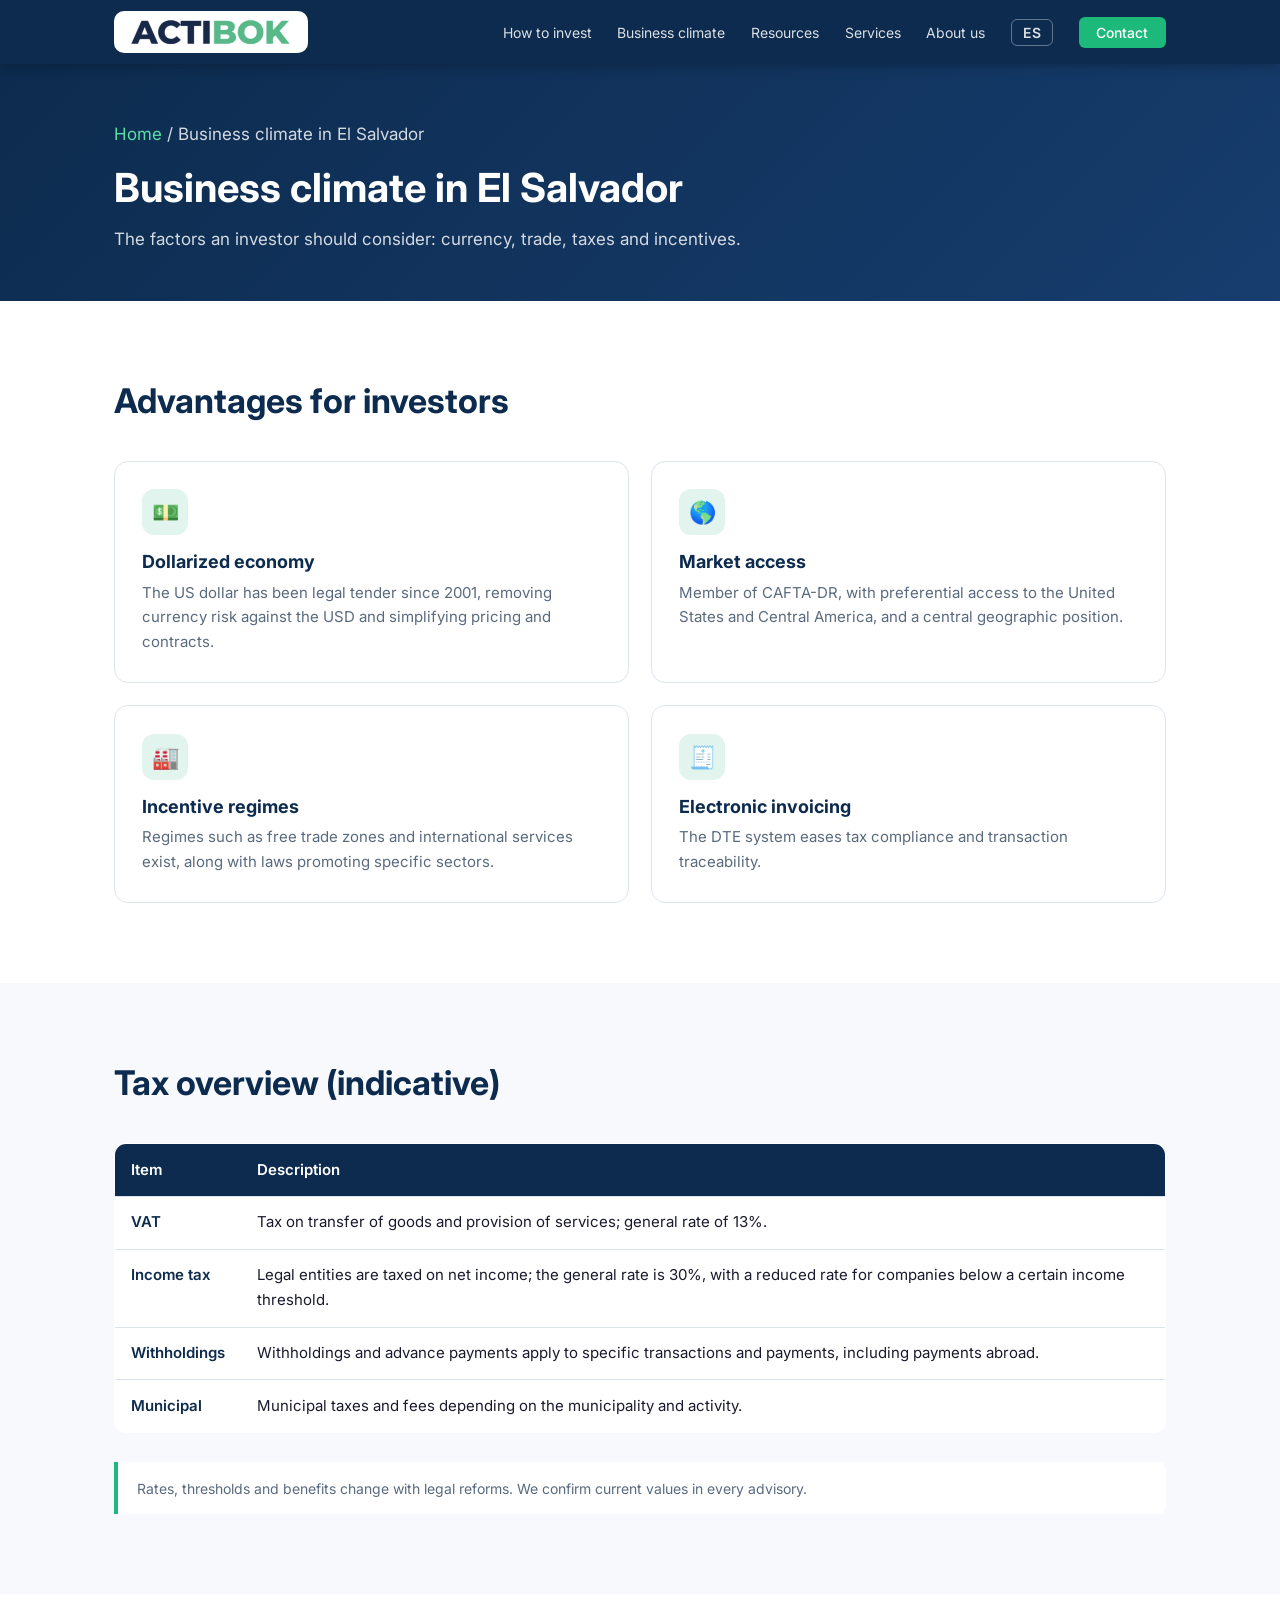
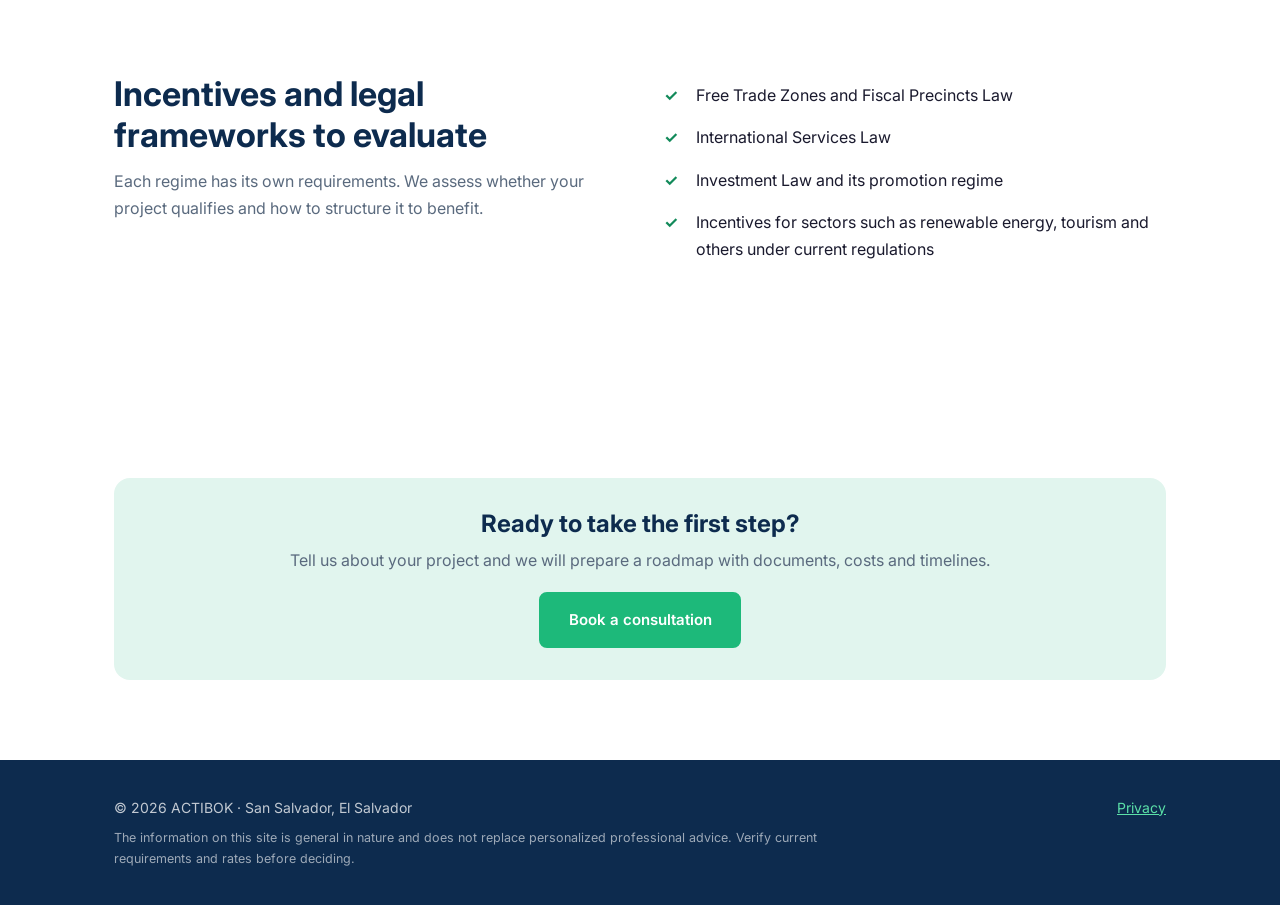
<file: en/clima.html>
<!DOCTYPE html>
<html lang="en"><head><meta charset="UTF-8"><meta name="viewport" content="width=device-width,initial-scale=1">
<title>Business climate in El Salvador — ACTIBOK</title><meta name="description" content="The factors an investor should consider: currency, trade, taxes and incentives.">
<link rel="preconnect" href="https://fonts.googleapis.com"><link rel="preconnect" href="https://fonts.gstatic.com" crossorigin>
<link href="https://fonts.googleapis.com/css2?family=Inter:wght@300;400;500;600;700&display=swap" rel="stylesheet">
<link rel="canonical" href="https://actibokinvest.com/en/clima.html">
<meta property="og:type" content="website"><meta property="og:title" content="Business climate in El Salvador — ACTIBOK"><meta property="og:description" content="The factors an investor should consider: currency, trade, taxes and incentives."><meta property="og:url" content="https://actibokinvest.com/en/clima.html"><meta property="og:image" content="https://actibokinvest.com/assets/logo-actibok.png"><meta property="og:locale" content="en_US">
<link rel="stylesheet" href="../style.css?v=4"></head><body>
<header><div class="wrap"><nav><a class="logo" href="index.html"><img src="../assets/logo-actibok.png" alt="ACTIBOK"></a>
<ul class="nav-links"><li><a href="invertir.html">How to invest</a></li><li><a href="clima.html">Business climate</a></li><li><a href="recursos.html">Resources</a></li><li><a href="index.html#servicios">Services</a></li><li><a href="index.html#nosotros">About us</a></li><li><a class="lang" href="../es/clima.html" hreflang="es" title="Español">ES</a></li><li><a class="nav-cta" href="index.html#contacto">Contact</a></li></ul>
<button class="burger" aria-label="Menu"><span></span><span></span><span></span></button></nav></div>
<div class="mobile"><a href="invertir.html">How to invest</a><a href="clima.html">Business climate</a><a href="recursos.html">Resources</a><a href="index.html#servicios">Services</a><a href="index.html#nosotros">About us</a><a href="../es/clima.html">Español</a><a href="index.html#contacto">Contact</a></div></header>
<main><div class="page-hero"><div class="wrap"><p class="crumbs"><a href="index.html">Home</a> / Business climate in El Salvador</p><h1>Business climate in El Salvador</h1><p>The factors an investor should consider: currency, trade, taxes and incentives.</p></div></div>
<section><div class="wrap"><h2 class="sec-title">Advantages for investors</h2><br><div class="grid g2"><div class="card"><div class="ico">💵</div><h3>Dollarized economy</h3><p>The US dollar has been legal tender since 2001, removing currency risk against the USD and simplifying pricing and contracts.</p></div><div class="card"><div class="ico">🌎</div><h3>Market access</h3><p>Member of CAFTA-DR, with preferential access to the United States and Central America, and a central geographic position.</p></div><div class="card"><div class="ico">🏭</div><h3>Incentive regimes</h3><p>Regimes such as free trade zones and international services exist, along with laws promoting specific sectors.</p></div><div class="card"><div class="ico">🧾</div><h3>Electronic invoicing</h3><p>The DTE system eases tax compliance and transaction traceability.</p></div></div></div></section>
<section class="alt"><div class="wrap"><h2 class="sec-title">Tax overview (indicative)</h2><br><div class="table-wrap"><table><tr><th>Item</th><th>Description</th></tr><tr><td>VAT</td><td>Tax on transfer of goods and provision of services; general rate of 13%.</td></tr><tr><td>Income tax</td><td>Legal entities are taxed on net income; the general rate is 30%, with a reduced rate for companies below a certain income threshold.</td></tr><tr><td>Withholdings</td><td>Withholdings and advance payments apply to specific transactions and payments, including payments abroad.</td></tr><tr><td>Municipal</td><td>Municipal taxes and fees depending on the municipality and activity.</td></tr></table></div><p class="note">Rates, thresholds and benefits change with legal reforms. We confirm current values in every advisory.</p></div></section>
<section><div class="wrap split"><div><h2 class="sec-title">Incentives and legal frameworks to evaluate</h2><p style="color:var(--sec)">Each regime has its own requirements. We assess whether your project qualifies and how to structure it to benefit.</p></div><ul class="check"><li>Free Trade Zones and Fiscal Precincts Law</li><li>International Services Law</li><li>Investment Law and its promotion regime</li><li>Incentives for sectors such as renewable energy, tourism and others under current regulations</li></ul></div></section>
<section><div class="wrap"><div class="cta-band"><h2>Ready to take the first step?</h2><p>Tell us about your project and we will prepare a roadmap with documents, costs and timelines.</p><a class="btn" href="index.html#contacto">Book a consultation</a></div></div></section></main>
<footer><div class="wrap"><div>© 2026 ACTIBOK · San Salvador, El Salvador<p class="disclaimer">The information on this site is general in nature and does not replace personalized professional advice. Verify current requirements and rates before deciding.</p></div><div><a href="https://actibok.com/privacidad.html">Privacy</a></div></div></footer>
<script src="../main.js?v=4"></script></body></html>
</file>
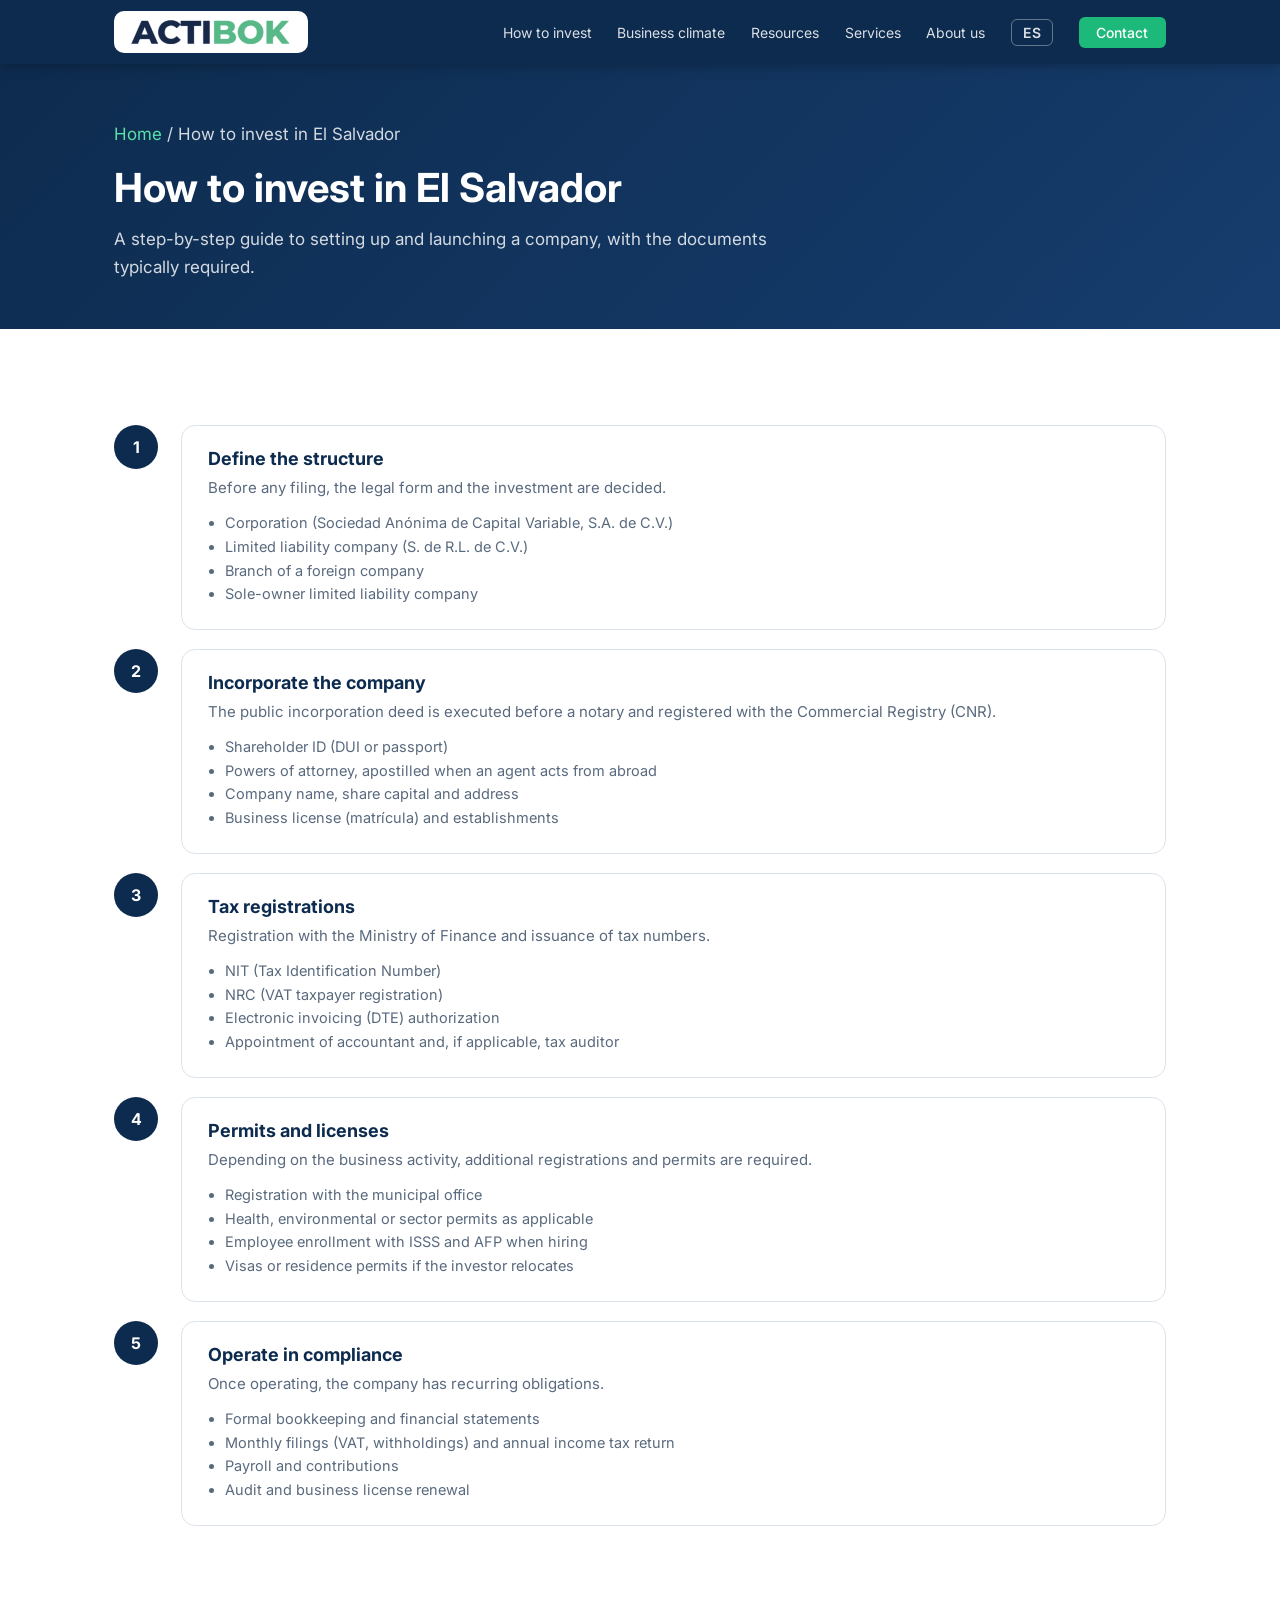
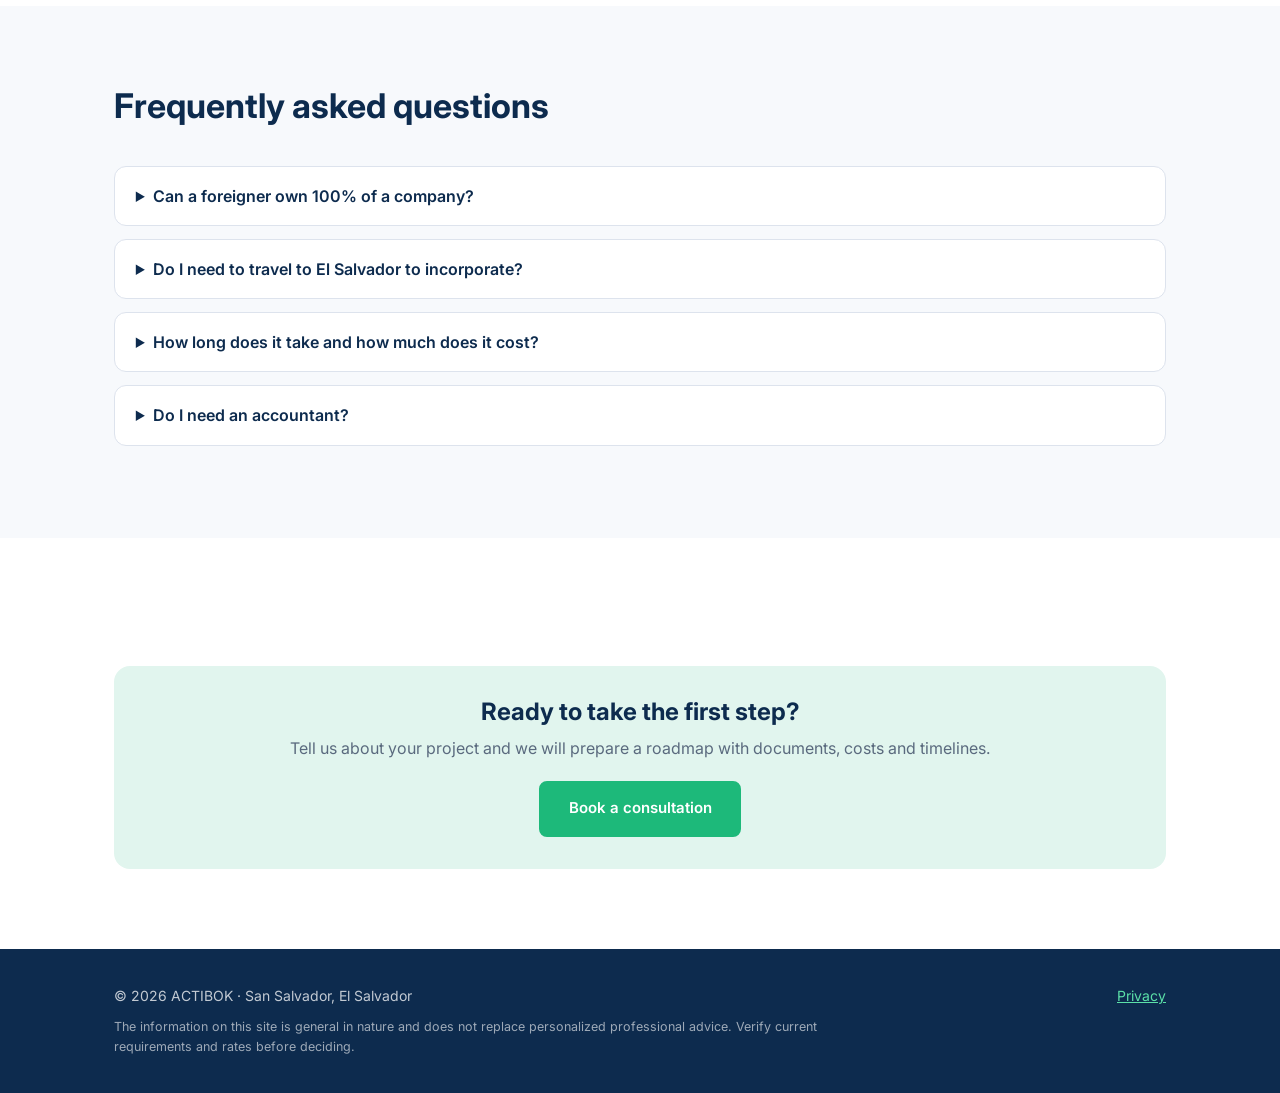
<file: en/invertir.html>
<!DOCTYPE html>
<html lang="en"><head><meta charset="UTF-8"><meta name="viewport" content="width=device-width,initial-scale=1">
<title>How to invest in El Salvador — ACTIBOK</title><meta name="description" content="A step-by-step guide to setting up and launching a company, with the documents typically required.">
<link rel="preconnect" href="https://fonts.googleapis.com"><link rel="preconnect" href="https://fonts.gstatic.com" crossorigin>
<link href="https://fonts.googleapis.com/css2?family=Inter:wght@300;400;500;600;700&display=swap" rel="stylesheet">
<link rel="canonical" href="https://actibokinvest.com/en/invertir.html">
<meta property="og:type" content="website"><meta property="og:title" content="How to invest in El Salvador — ACTIBOK"><meta property="og:description" content="A step-by-step guide to setting up and launching a company, with the documents typically required."><meta property="og:url" content="https://actibokinvest.com/en/invertir.html"><meta property="og:image" content="https://actibokinvest.com/assets/logo-actibok.png"><meta property="og:locale" content="en_US">
<link rel="stylesheet" href="../style.css?v=4"></head><body>
<header><div class="wrap"><nav><a class="logo" href="index.html"><img src="../assets/logo-actibok.png" alt="ACTIBOK"></a>
<ul class="nav-links"><li><a href="invertir.html">How to invest</a></li><li><a href="clima.html">Business climate</a></li><li><a href="recursos.html">Resources</a></li><li><a href="index.html#servicios">Services</a></li><li><a href="index.html#nosotros">About us</a></li><li><a class="lang" href="../es/invertir.html" hreflang="es" title="Español">ES</a></li><li><a class="nav-cta" href="index.html#contacto">Contact</a></li></ul>
<button class="burger" aria-label="Menu"><span></span><span></span><span></span></button></nav></div>
<div class="mobile"><a href="invertir.html">How to invest</a><a href="clima.html">Business climate</a><a href="recursos.html">Resources</a><a href="index.html#servicios">Services</a><a href="index.html#nosotros">About us</a><a href="../es/invertir.html">Español</a><a href="index.html#contacto">Contact</a></div></header>
<main><div class="page-hero"><div class="wrap"><p class="crumbs"><a href="index.html">Home</a> / How to invest in El Salvador</p><h1>How to invest in El Salvador</h1><p>A step-by-step guide to setting up and launching a company, with the documents typically required.</p></div></div>
<section><div class="wrap"><div class="timeline"><div class="tl"><div class="n">1</div><div class="b"><h3>Define the structure</h3><p>Before any filing, the legal form and the investment are decided.</p><ul><li>Corporation (Sociedad Anónima de Capital Variable, S.A. de C.V.)</li><li>Limited liability company (S. de R.L. de C.V.)</li><li>Branch of a foreign company</li><li>Sole-owner limited liability company</li></ul></div></div><div class="tl"><div class="n">2</div><div class="b"><h3>Incorporate the company</h3><p>The public incorporation deed is executed before a notary and registered with the Commercial Registry (CNR).</p><ul><li>Shareholder ID (DUI or passport)</li><li>Powers of attorney, apostilled when an agent acts from abroad</li><li>Company name, share capital and address</li><li>Business license (matrícula) and establishments</li></ul></div></div><div class="tl"><div class="n">3</div><div class="b"><h3>Tax registrations</h3><p>Registration with the Ministry of Finance and issuance of tax numbers.</p><ul><li>NIT (Tax Identification Number)</li><li>NRC (VAT taxpayer registration)</li><li>Electronic invoicing (DTE) authorization</li><li>Appointment of accountant and, if applicable, tax auditor</li></ul></div></div><div class="tl"><div class="n">4</div><div class="b"><h3>Permits and licenses</h3><p>Depending on the business activity, additional registrations and permits are required.</p><ul><li>Registration with the municipal office</li><li>Health, environmental or sector permits as applicable</li><li>Employee enrollment with ISSS and AFP when hiring</li><li>Visas or residence permits if the investor relocates</li></ul></div></div><div class="tl"><div class="n">5</div><div class="b"><h3>Operate in compliance</h3><p>Once operating, the company has recurring obligations.</p><ul><li>Formal bookkeeping and financial statements</li><li>Monthly filings (VAT, withholdings) and annual income tax return</li><li>Payroll and contributions</li><li>Audit and business license renewal</li></ul></div></div></div></div></section><section class="alt"><div class="wrap"><h2 class="sec-title">Frequently asked questions</h2><br><details><summary>Can a foreigner own 100% of a company?</summary><p>Generally, foreigners may invest in and own companies in El Salvador with treatment similar to nationals. Some activities have specific restrictions; we review your case.</p></details><details><summary>Do I need to travel to El Salvador to incorporate?</summary><p>Not always. With properly granted and apostilled powers of attorney, an agent can complete the filings. We tell you which documents to prepare in your country.</p></details><details><summary>How long does it take and how much does it cost?</summary><p>It depends on the company type, capital and activity. We provide a written estimate after learning about your project.</p></details><details><summary>Do I need an accountant?</summary><p>Yes. Companies must keep formal accounting and meet periodic tax obligations, supported by an authorized accountant.</p></details></div></section>
<section><div class="wrap"><div class="cta-band"><h2>Ready to take the first step?</h2><p>Tell us about your project and we will prepare a roadmap with documents, costs and timelines.</p><a class="btn" href="index.html#contacto">Book a consultation</a></div></div></section></main>
<footer><div class="wrap"><div>© 2026 ACTIBOK · San Salvador, El Salvador<p class="disclaimer">The information on this site is general in nature and does not replace personalized professional advice. Verify current requirements and rates before deciding.</p></div><div><a href="https://actibok.com/privacidad.html">Privacy</a></div></div></footer>
<script src="../main.js?v=4"></script></body></html>
</file>
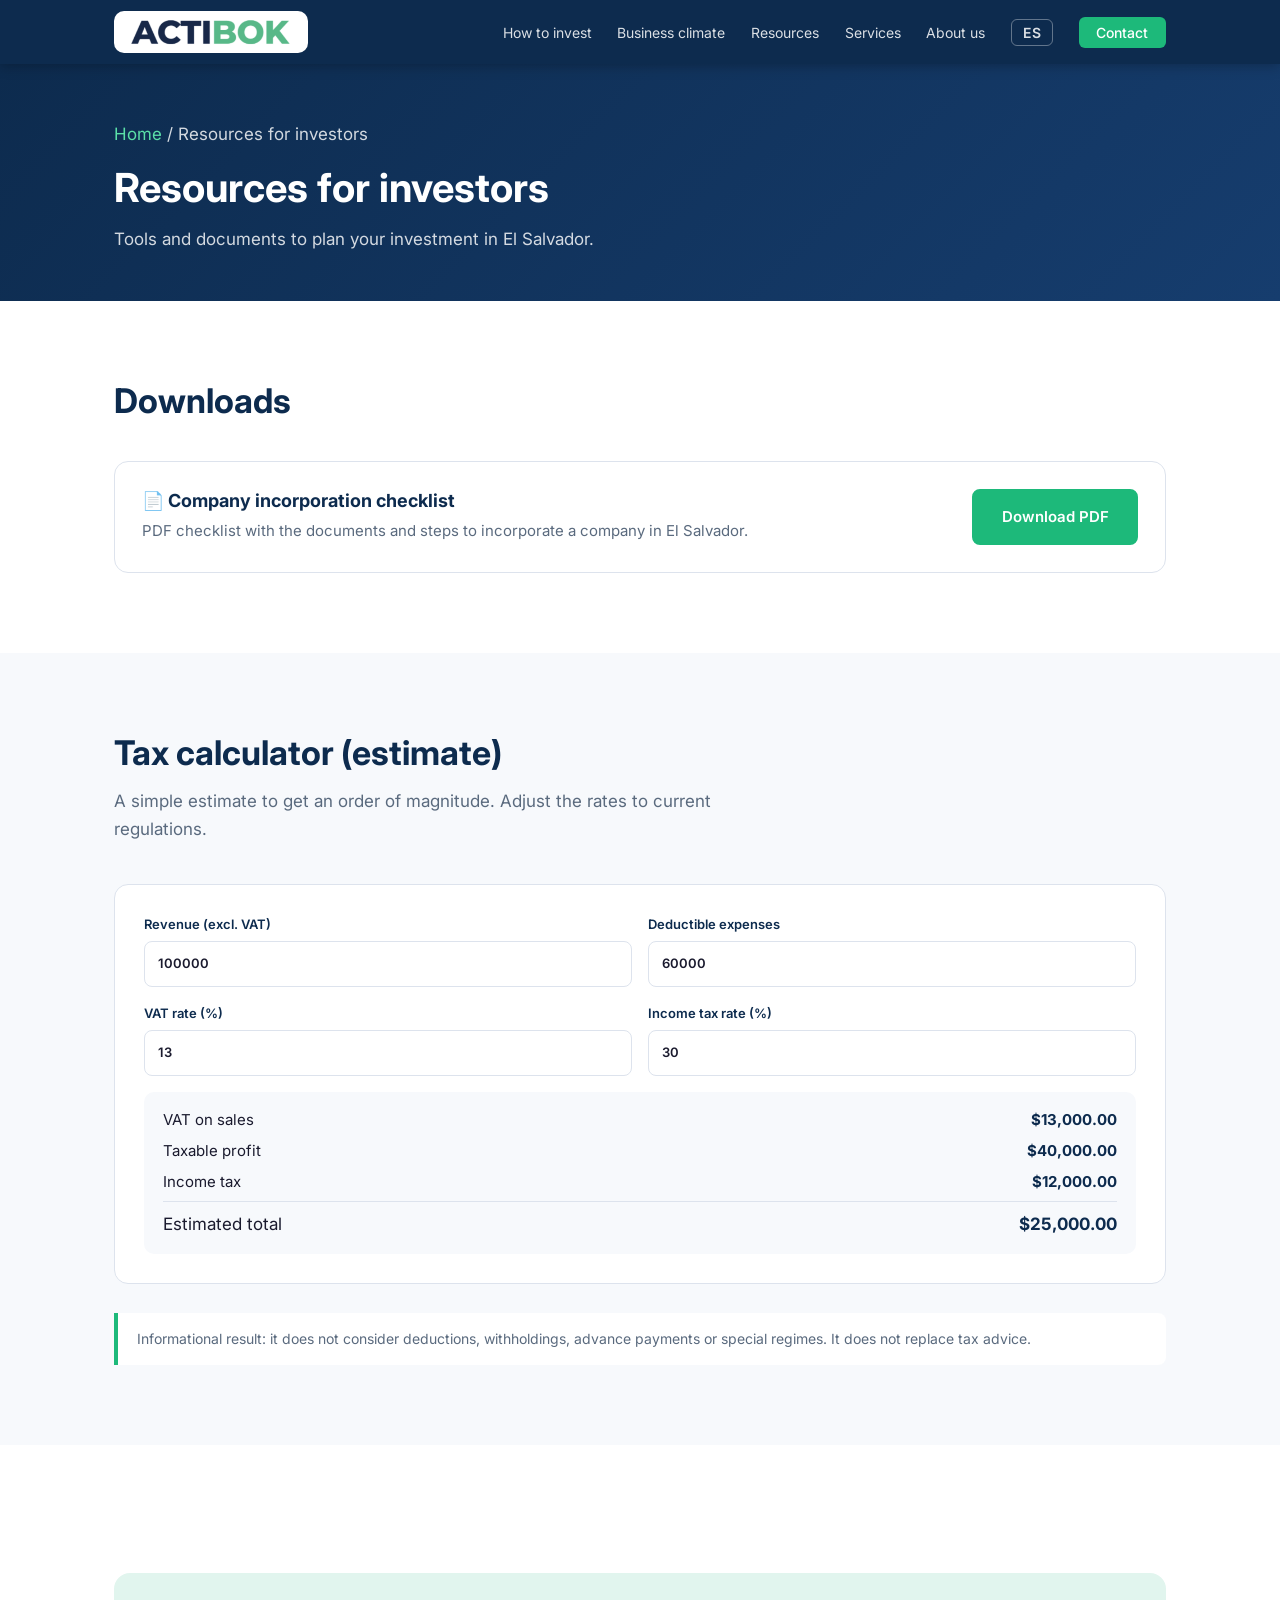
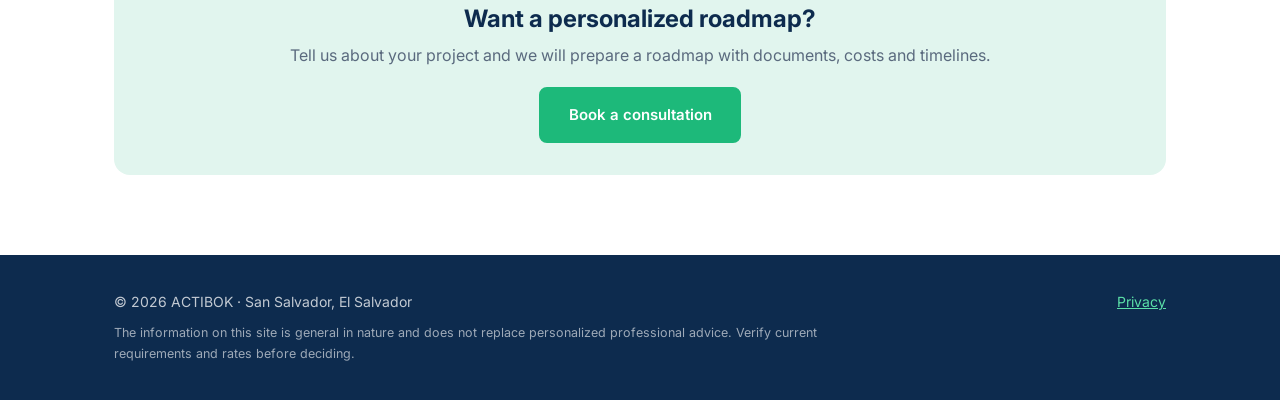
<file: en/recursos.html>
<!DOCTYPE html>
<html lang="en"><head><meta charset="UTF-8"><meta name="viewport" content="width=device-width,initial-scale=1">
<title>Resources for investors — ACTIBOK</title><meta name="description" content="Tools and documents to plan your investment in El Salvador.">
<link rel="canonical" href="https://actibokinvest.com/en/recursos.html"><link rel="alternate" hreflang="es" href="https://actibokinvest.com/es/recursos.html"><link rel="alternate" hreflang="en" href="https://actibokinvest.com/en/recursos.html">
<meta property="og:type" content="website"><meta property="og:title" content="Resources for investors — ACTIBOK"><meta property="og:description" content="Tools and documents to plan your investment in El Salvador."><meta property="og:url" content="https://actibokinvest.com/en/recursos.html"><meta property="og:image" content="https://actibokinvest.com/assets/logo-actibok.png">
<link rel="preconnect" href="https://fonts.googleapis.com"><link rel="preconnect" href="https://fonts.gstatic.com" crossorigin>
<link href="https://fonts.googleapis.com/css2?family=Inter:wght@300;400;500;600;700&display=swap" rel="stylesheet">
<link rel="stylesheet" href="../style.css?v=4"></head><body>
<header><div class="wrap"><nav><a class="logo" href="index.html"><img src="../assets/logo-actibok.png" alt="ACTIBOK"></a>
<ul class="nav-links"><li><a href="invertir.html">How to invest</a></li><li><a href="clima.html">Business climate</a></li><li><a href="recursos.html">Resources</a></li><li><a href="index.html#servicios">Services</a></li><li><a href="index.html#nosotros">About us</a></li><li><a class="lang" href="../es/recursos.html" hreflang="es" title="Español">ES</a></li><li><a class="nav-cta" href="index.html#contacto">Contact</a></li></ul>
<button class="burger" aria-label="Menu"><span></span><span></span><span></span></button></nav></div>
<div class="mobile"><a href="invertir.html">How to invest</a><a href="clima.html">Business climate</a><a href="recursos.html">Resources</a><a href="index.html#servicios">Services</a><a href="index.html#nosotros">About us</a><a href="../es/recursos.html">Español</a><a href="index.html#contacto">Contact</a></div></header>
<main><div class="page-hero"><div class="wrap"><p class="crumbs"><a href="index.html">Home</a> / Resources for investors</p><h1>Resources for investors</h1><p>Tools and documents to plan your investment in El Salvador.</p></div></div>
<section><div class="wrap"><h2 class="sec-title">Downloads</h2><br>
<div class="card dl"><div><h3>📄 Company incorporation checklist</h3><p>PDF checklist with the documents and steps to incorporate a company in El Salvador.</p></div><a class="btn" href="descargas/checklist-constitucion-en.pdf" download>Download PDF</a></div></div></section>
<section class="alt"><div class="wrap"><h2 class="sec-title">Tax calculator (estimate)</h2><p class="sec-sub">A simple estimate to get an order of magnitude. Adjust the rates to current regulations.</p>
<form id="calc" class="calc" onsubmit="return false"><div class="row"><label>Revenue (excl. VAT)<input name="income" type="number" min="0" step="any" value="100000"></label><label>Deductible expenses<input name="expenses" type="number" min="0" step="any" value="60000"></label></div>
<div class="row"><label>VAT rate (%)<input name="iva" type="number" min="0" step="any" value="13"></label><label>Income tax rate (%)<input name="isr" type="number" min="0" step="any" value="30"></label></div>
<div class="res"><div><span>VAT on sales</span><b id="r-iva"></b></div><div><span>Taxable profit</span><b id="r-base"></b></div><div><span>Income tax</span><b id="r-isr"></b></div><div class="tot"><span>Estimated total</span><b id="r-tot"></b></div></div></form>
<p class="note">Informational result: it does not consider deductions, withholdings, advance payments or special regimes. It does not replace tax advice.</p></div></section>
<section><div class="wrap"><div class="cta-band"><h2>Want a personalized roadmap?</h2><p>Tell us about your project and we will prepare a roadmap with documents, costs and timelines.</p><a class="btn" href="index.html#contacto">Book a consultation</a></div></div></section></main>
<footer><div class="wrap"><div>© 2026 ACTIBOK · San Salvador, El Salvador<p class="disclaimer">The information on this site is general in nature and does not replace personalized professional advice. Verify current requirements and rates before deciding.</p></div><div><a href="https://actibok.com/privacidad.html">Privacy</a></div></div></footer>
<script src="../main.js?v=4"></script></body></html>
</file>
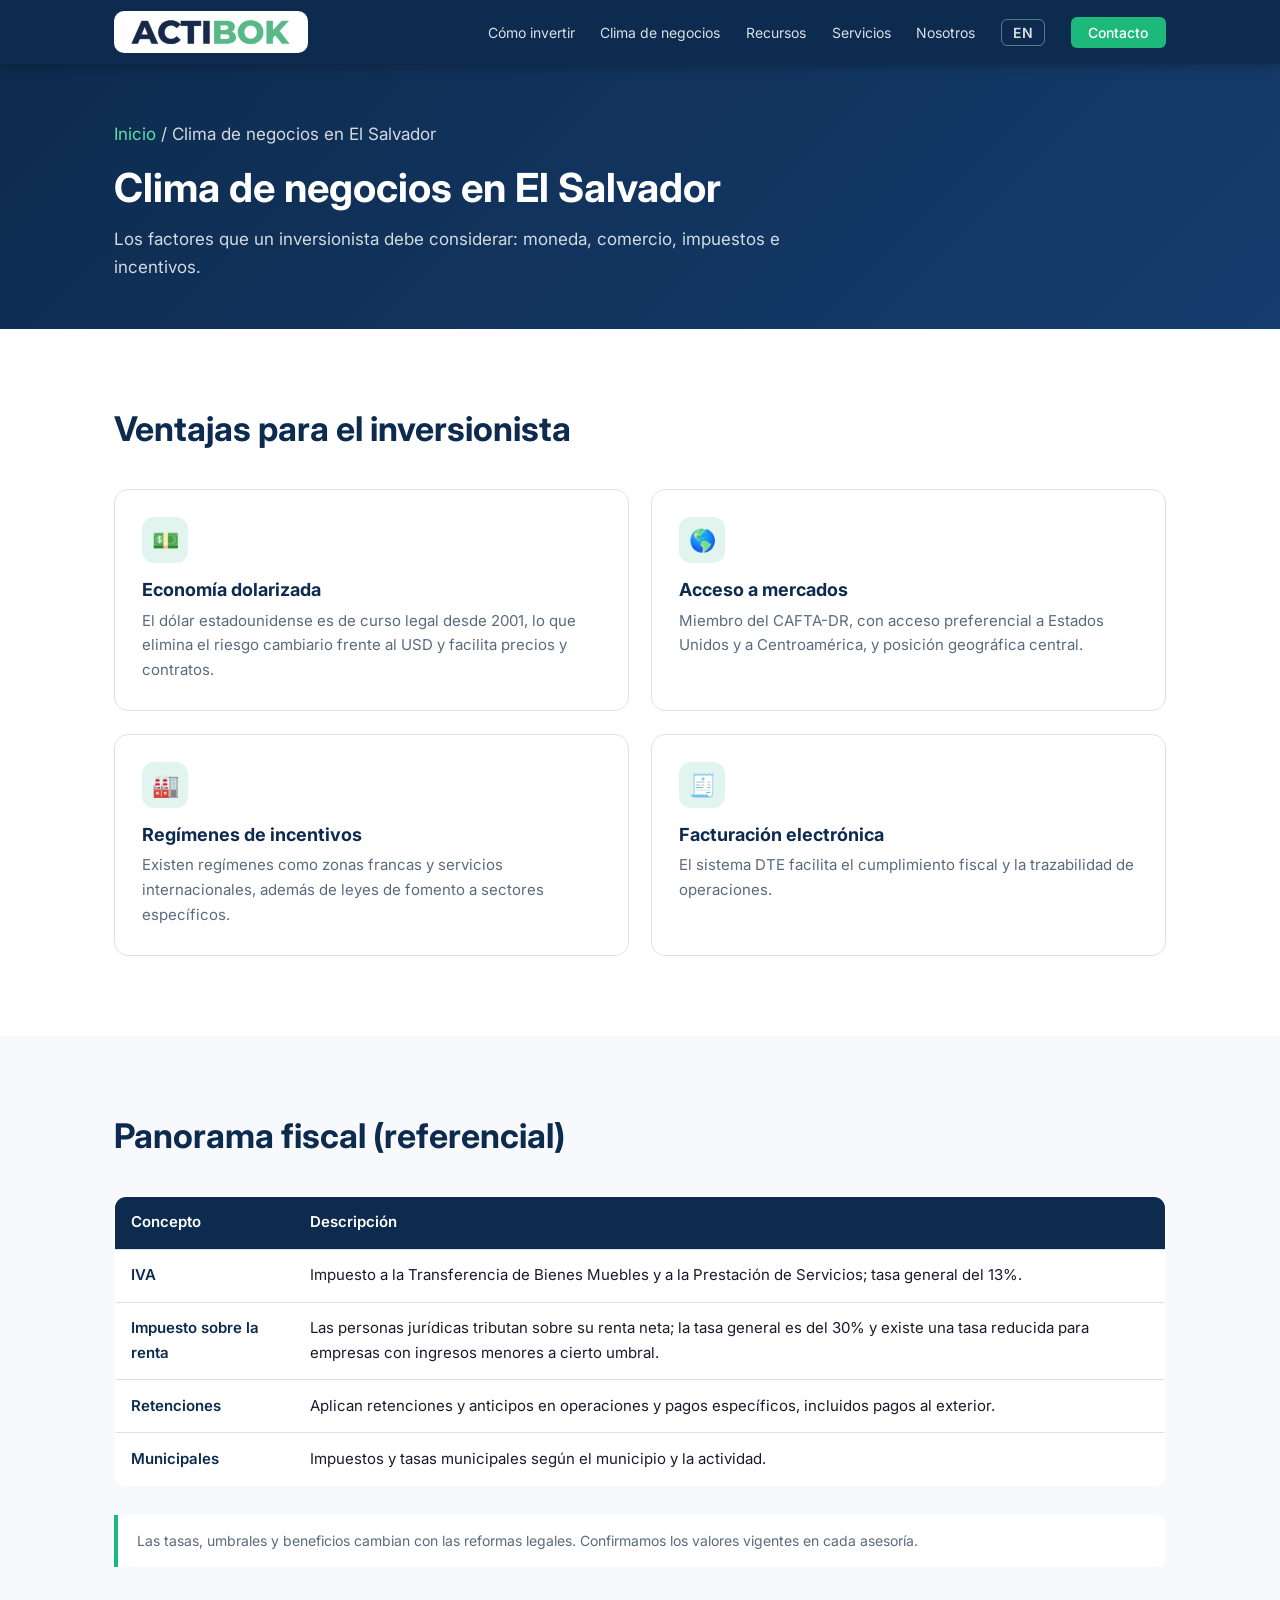
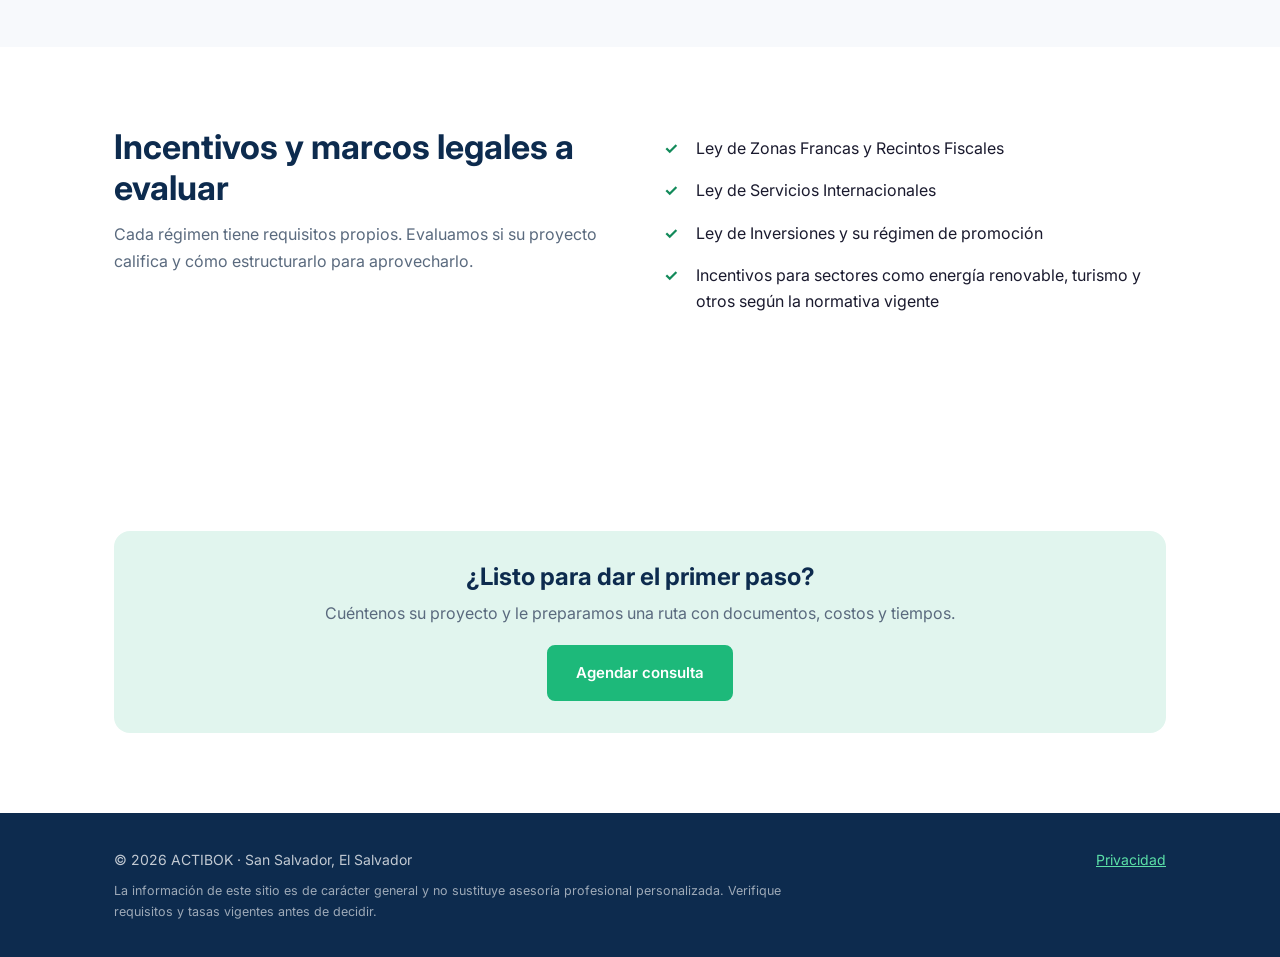
<file: es/clima.html>
<!DOCTYPE html>
<html lang="es"><head><meta charset="UTF-8"><meta name="viewport" content="width=device-width,initial-scale=1">
<title>Clima de negocios en El Salvador — ACTIBOK</title><meta name="description" content="Los factores que un inversionista debe considerar: moneda, comercio, impuestos e incentivos.">
<link rel="preconnect" href="https://fonts.googleapis.com"><link rel="preconnect" href="https://fonts.gstatic.com" crossorigin>
<link href="https://fonts.googleapis.com/css2?family=Inter:wght@300;400;500;600;700&display=swap" rel="stylesheet">
<link rel="canonical" href="https://actibokinvest.com/es/clima.html">
<link rel="alternate" hreflang="es" href="https://actibokinvest.com/es/clima.html">
<link rel="alternate" hreflang="en" href="https://actibokinvest.com/en/clima.html">
<meta property="og:type" content="website"><meta property="og:title" content="Clima de negocios en El Salvador — ACTIBOK"><meta property="og:description" content="Los factores que un inversionista debe considerar: moneda, comercio, impuestos e incentivos."><meta property="og:url" content="https://actibokinvest.com/es/clima.html"><meta property="og:image" content="https://actibokinvest.com/assets/logo-actibok.png"><meta property="og:locale" content="es_SV">
<link rel="stylesheet" href="../style.css?v=4"></head><body>
<header><div class="wrap"><nav><a class="logo" href="index.html"><img src="../assets/logo-actibok.png" alt="ACTIBOK"></a>
<ul class="nav-links"><li><a href="invertir.html">Cómo invertir</a></li><li><a href="clima.html">Clima de negocios</a></li><li><a href="recursos.html">Recursos</a></li><li><a href="index.html#servicios">Servicios</a></li><li><a href="index.html#nosotros">Nosotros</a></li><li><a class="lang" href="../en/clima.html" hreflang="en" title="English">EN</a></li><li><a class="nav-cta" href="index.html#contacto">Contacto</a></li></ul>
<button class="burger" aria-label="Menu"><span></span><span></span><span></span></button></nav></div>
<div class="mobile"><a href="invertir.html">Cómo invertir</a><a href="clima.html">Clima de negocios</a><a href="recursos.html">Recursos</a><a href="index.html#servicios">Servicios</a><a href="index.html#nosotros">Nosotros</a><a href="../en/clima.html">English</a><a href="index.html#contacto">Contacto</a></div></header>
<main><div class="page-hero"><div class="wrap"><p class="crumbs"><a href="index.html">Inicio</a> / Clima de negocios en El Salvador</p><h1>Clima de negocios en El Salvador</h1><p>Los factores que un inversionista debe considerar: moneda, comercio, impuestos e incentivos.</p></div></div>
<section><div class="wrap"><h2 class="sec-title">Ventajas para el inversionista</h2><br><div class="grid g2"><div class="card"><div class="ico">💵</div><h3>Economía dolarizada</h3><p>El dólar estadounidense es de curso legal desde 2001, lo que elimina el riesgo cambiario frente al USD y facilita precios y contratos.</p></div><div class="card"><div class="ico">🌎</div><h3>Acceso a mercados</h3><p>Miembro del CAFTA-DR, con acceso preferencial a Estados Unidos y a Centroamérica, y posición geográfica central.</p></div><div class="card"><div class="ico">🏭</div><h3>Regímenes de incentivos</h3><p>Existen regímenes como zonas francas y servicios internacionales, además de leyes de fomento a sectores específicos.</p></div><div class="card"><div class="ico">🧾</div><h3>Facturación electrónica</h3><p>El sistema DTE facilita el cumplimiento fiscal y la trazabilidad de operaciones.</p></div></div></div></section>
<section class="alt"><div class="wrap"><h2 class="sec-title">Panorama fiscal (referencial)</h2><br><div class="table-wrap"><table><tr><th>Concepto</th><th>Descripción</th></tr><tr><td>IVA</td><td>Impuesto a la Transferencia de Bienes Muebles y a la Prestación de Servicios; tasa general del 13%.</td></tr><tr><td>Impuesto sobre la renta</td><td>Las personas jurídicas tributan sobre su renta neta; la tasa general es del 30% y existe una tasa reducida para empresas con ingresos menores a cierto umbral.</td></tr><tr><td>Retenciones</td><td>Aplican retenciones y anticipos en operaciones y pagos específicos, incluidos pagos al exterior.</td></tr><tr><td>Municipales</td><td>Impuestos y tasas municipales según el municipio y la actividad.</td></tr></table></div><p class="note">Las tasas, umbrales y beneficios cambian con las reformas legales. Confirmamos los valores vigentes en cada asesoría.</p></div></section>
<section><div class="wrap split"><div><h2 class="sec-title">Incentivos y marcos legales a evaluar</h2><p style="color:var(--sec)">Cada régimen tiene requisitos propios. Evaluamos si su proyecto califica y cómo estructurarlo para aprovecharlo.</p></div><ul class="check"><li>Ley de Zonas Francas y Recintos Fiscales</li><li>Ley de Servicios Internacionales</li><li>Ley de Inversiones y su régimen de promoción</li><li>Incentivos para sectores como energía renovable, turismo y otros según la normativa vigente</li></ul></div></section>
<section><div class="wrap"><div class="cta-band"><h2>¿Listo para dar el primer paso?</h2><p>Cuéntenos su proyecto y le preparamos una ruta con documentos, costos y tiempos.</p><a class="btn" href="index.html#contacto">Agendar consulta</a></div></div></section></main>
<footer><div class="wrap"><div>© 2026 ACTIBOK · San Salvador, El Salvador<p class="disclaimer">La información de este sitio es de carácter general y no sustituye asesoría profesional personalizada. Verifique requisitos y tasas vigentes antes de decidir.</p></div><div><a href="https://actibok.com/privacidad.html">Privacidad</a></div></div></footer>
<script src="../main.js?v=4"></script></body></html>
</file>
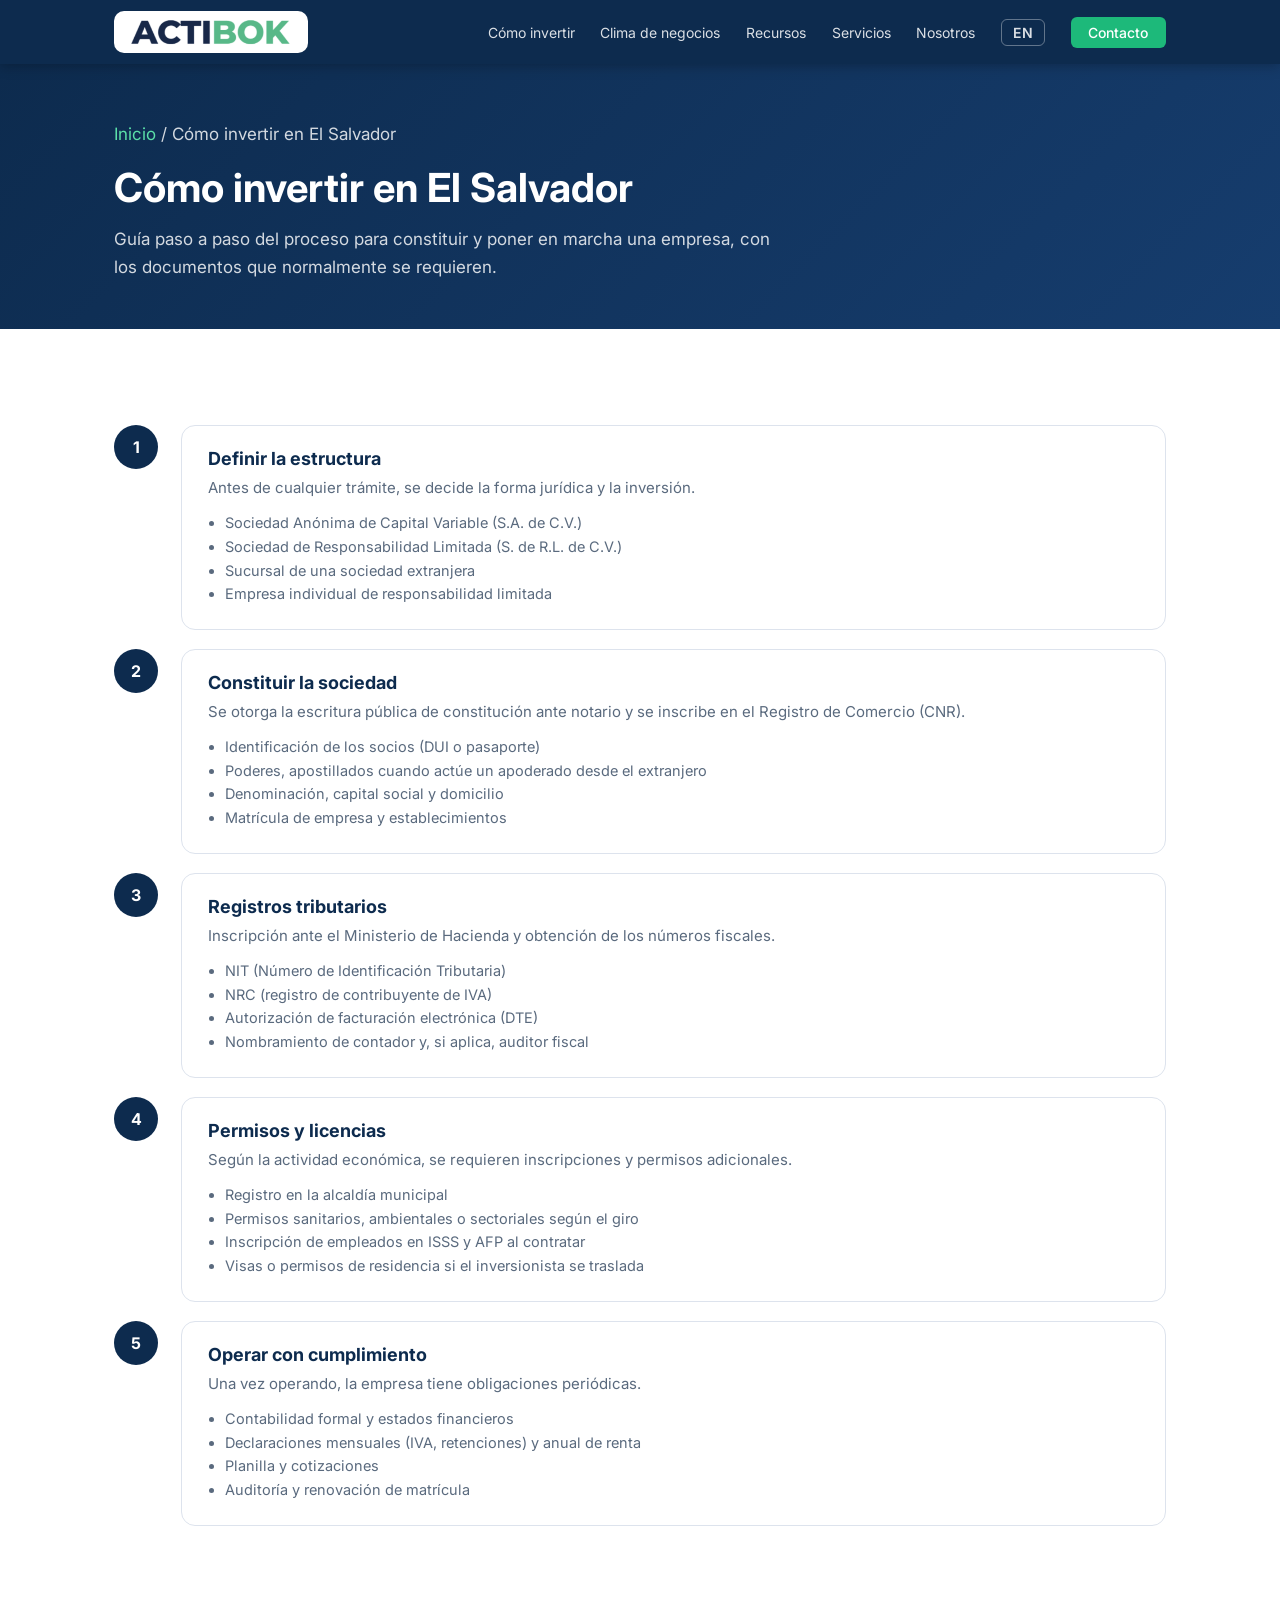
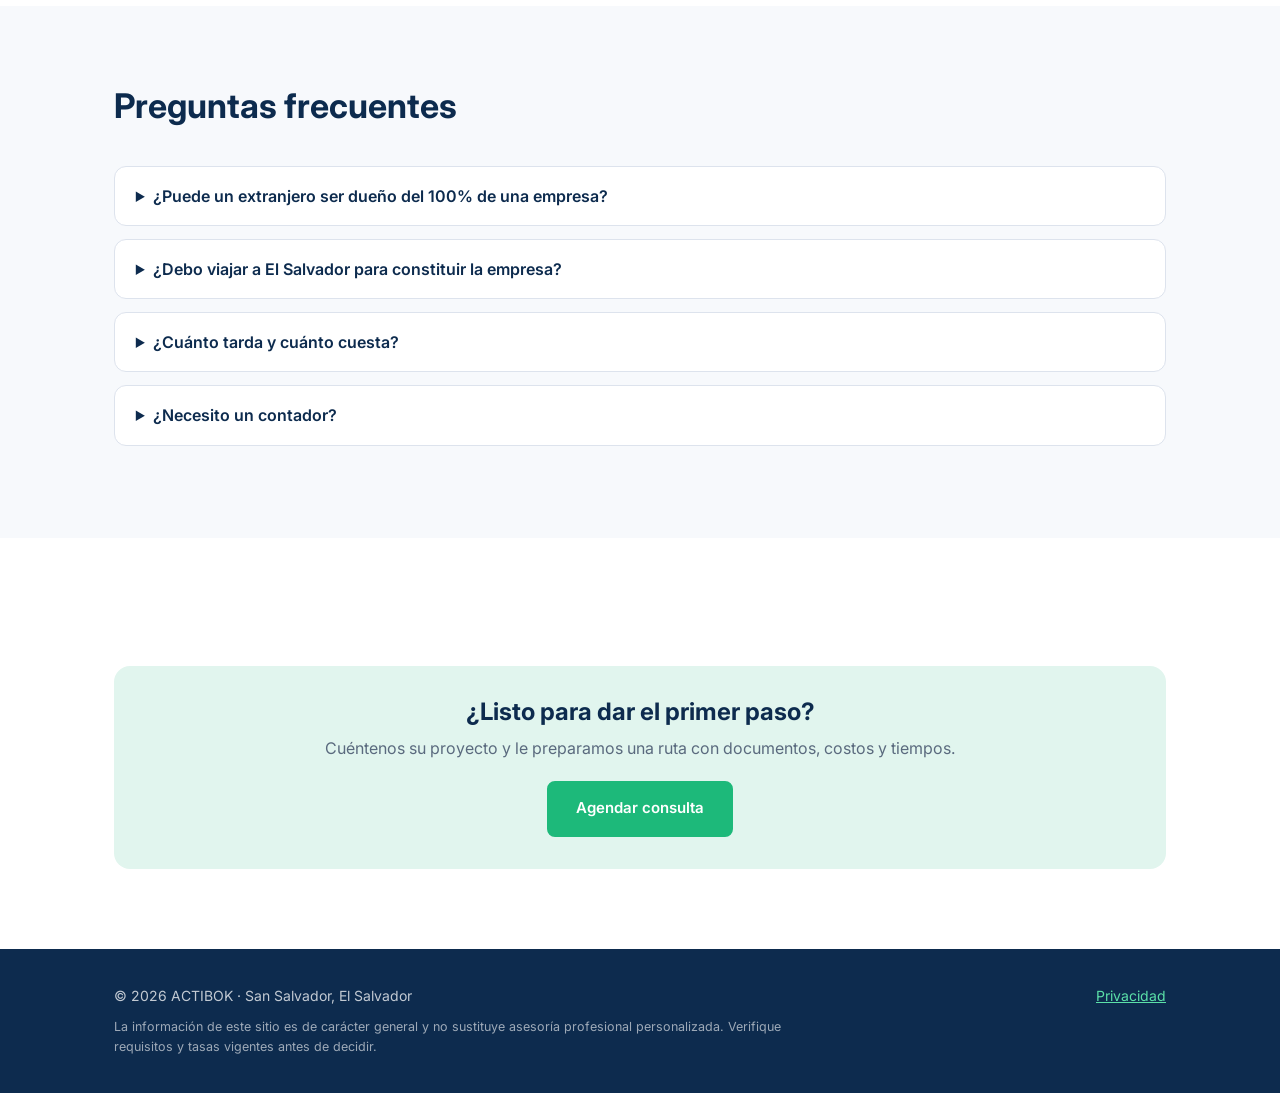
<file: es/invertir.html>
<!DOCTYPE html>
<html lang="es"><head><meta charset="UTF-8"><meta name="viewport" content="width=device-width,initial-scale=1">
<title>Cómo invertir en El Salvador — ACTIBOK</title><meta name="description" content="Guía paso a paso del proceso para constituir y poner en marcha una empresa, con los documentos que normalmente se requieren.">
<link rel="preconnect" href="https://fonts.googleapis.com"><link rel="preconnect" href="https://fonts.gstatic.com" crossorigin>
<link href="https://fonts.googleapis.com/css2?family=Inter:wght@300;400;500;600;700&display=swap" rel="stylesheet">
<link rel="canonical" href="https://actibokinvest.com/es/invertir.html">
<link rel="alternate" hreflang="es" href="https://actibokinvest.com/es/invertir.html">
<link rel="alternate" hreflang="en" href="https://actibokinvest.com/en/invertir.html">
<meta property="og:type" content="website"><meta property="og:title" content="Cómo invertir en El Salvador — ACTIBOK"><meta property="og:description" content="Guía paso a paso del proceso para constituir y poner en marcha una empresa, con los documentos que normalmente se requieren."><meta property="og:url" content="https://actibokinvest.com/es/invertir.html"><meta property="og:image" content="https://actibokinvest.com/assets/logo-actibok.png"><meta property="og:locale" content="es_SV">
<link rel="stylesheet" href="../style.css?v=4"></head><body>
<header><div class="wrap"><nav><a class="logo" href="index.html"><img src="../assets/logo-actibok.png" alt="ACTIBOK"></a>
<ul class="nav-links"><li><a href="invertir.html">Cómo invertir</a></li><li><a href="clima.html">Clima de negocios</a></li><li><a href="recursos.html">Recursos</a></li><li><a href="index.html#servicios">Servicios</a></li><li><a href="index.html#nosotros">Nosotros</a></li><li><a class="lang" href="../en/invertir.html" hreflang="en" title="English">EN</a></li><li><a class="nav-cta" href="index.html#contacto">Contacto</a></li></ul>
<button class="burger" aria-label="Menu"><span></span><span></span><span></span></button></nav></div>
<div class="mobile"><a href="invertir.html">Cómo invertir</a><a href="clima.html">Clima de negocios</a><a href="recursos.html">Recursos</a><a href="index.html#servicios">Servicios</a><a href="index.html#nosotros">Nosotros</a><a href="../en/invertir.html">English</a><a href="index.html#contacto">Contacto</a></div></header>
<main><div class="page-hero"><div class="wrap"><p class="crumbs"><a href="index.html">Inicio</a> / Cómo invertir en El Salvador</p><h1>Cómo invertir en El Salvador</h1><p>Guía paso a paso del proceso para constituir y poner en marcha una empresa, con los documentos que normalmente se requieren.</p></div></div>
<section><div class="wrap"><div class="timeline"><div class="tl"><div class="n">1</div><div class="b"><h3>Definir la estructura</h3><p>Antes de cualquier trámite, se decide la forma jurídica y la inversión.</p><ul><li>Sociedad Anónima de Capital Variable (S.A. de C.V.)</li><li>Sociedad de Responsabilidad Limitada (S. de R.L. de C.V.)</li><li>Sucursal de una sociedad extranjera</li><li>Empresa individual de responsabilidad limitada</li></ul></div></div><div class="tl"><div class="n">2</div><div class="b"><h3>Constituir la sociedad</h3><p>Se otorga la escritura pública de constitución ante notario y se inscribe en el Registro de Comercio (CNR).</p><ul><li>Identificación de los socios (DUI o pasaporte)</li><li>Poderes, apostillados cuando actúe un apoderado desde el extranjero</li><li>Denominación, capital social y domicilio</li><li>Matrícula de empresa y establecimientos</li></ul></div></div><div class="tl"><div class="n">3</div><div class="b"><h3>Registros tributarios</h3><p>Inscripción ante el Ministerio de Hacienda y obtención de los números fiscales.</p><ul><li>NIT (Número de Identificación Tributaria)</li><li>NRC (registro de contribuyente de IVA)</li><li>Autorización de facturación electrónica (DTE)</li><li>Nombramiento de contador y, si aplica, auditor fiscal</li></ul></div></div><div class="tl"><div class="n">4</div><div class="b"><h3>Permisos y licencias</h3><p>Según la actividad económica, se requieren inscripciones y permisos adicionales.</p><ul><li>Registro en la alcaldía municipal</li><li>Permisos sanitarios, ambientales o sectoriales según el giro</li><li>Inscripción de empleados en ISSS y AFP al contratar</li><li>Visas o permisos de residencia si el inversionista se traslada</li></ul></div></div><div class="tl"><div class="n">5</div><div class="b"><h3>Operar con cumplimiento</h3><p>Una vez operando, la empresa tiene obligaciones periódicas.</p><ul><li>Contabilidad formal y estados financieros</li><li>Declaraciones mensuales (IVA, retenciones) y anual de renta</li><li>Planilla y cotizaciones</li><li>Auditoría y renovación de matrícula</li></ul></div></div></div></div></section><section class="alt"><div class="wrap"><h2 class="sec-title">Preguntas frecuentes</h2><br><details><summary>¿Puede un extranjero ser dueño del 100% de una empresa?</summary><p>En general, los extranjeros pueden invertir y ser propietarios de empresas en El Salvador con tratamiento similar al de los nacionales. Algunas actividades tienen restricciones específicas; revisamos su caso.</p></details><details><summary>¿Debo viajar a El Salvador para constituir la empresa?</summary><p>No siempre. Con poderes debidamente otorgados y apostillados, un apoderado puede realizar los trámites. Le indicamos qué documentos preparar en su país.</p></details><details><summary>¿Cuánto tarda y cuánto cuesta?</summary><p>Depende del tipo de sociedad, el capital y la actividad. Le entregamos un estimado por escrito después de conocer su proyecto.</p></details><details><summary>¿Necesito un contador?</summary><p>Sí. Las empresas deben llevar contabilidad formal y cumplir obligaciones fiscales periódicas, con apoyo de un contador autorizado.</p></details></div></section>
<section><div class="wrap"><div class="cta-band"><h2>¿Listo para dar el primer paso?</h2><p>Cuéntenos su proyecto y le preparamos una ruta con documentos, costos y tiempos.</p><a class="btn" href="index.html#contacto">Agendar consulta</a></div></div></section></main>
<footer><div class="wrap"><div>© 2026 ACTIBOK · San Salvador, El Salvador<p class="disclaimer">La información de este sitio es de carácter general y no sustituye asesoría profesional personalizada. Verifique requisitos y tasas vigentes antes de decidir.</p></div><div><a href="https://actibok.com/privacidad.html">Privacidad</a></div></div></footer>
<script src="../main.js?v=4"></script></body></html>
</file>
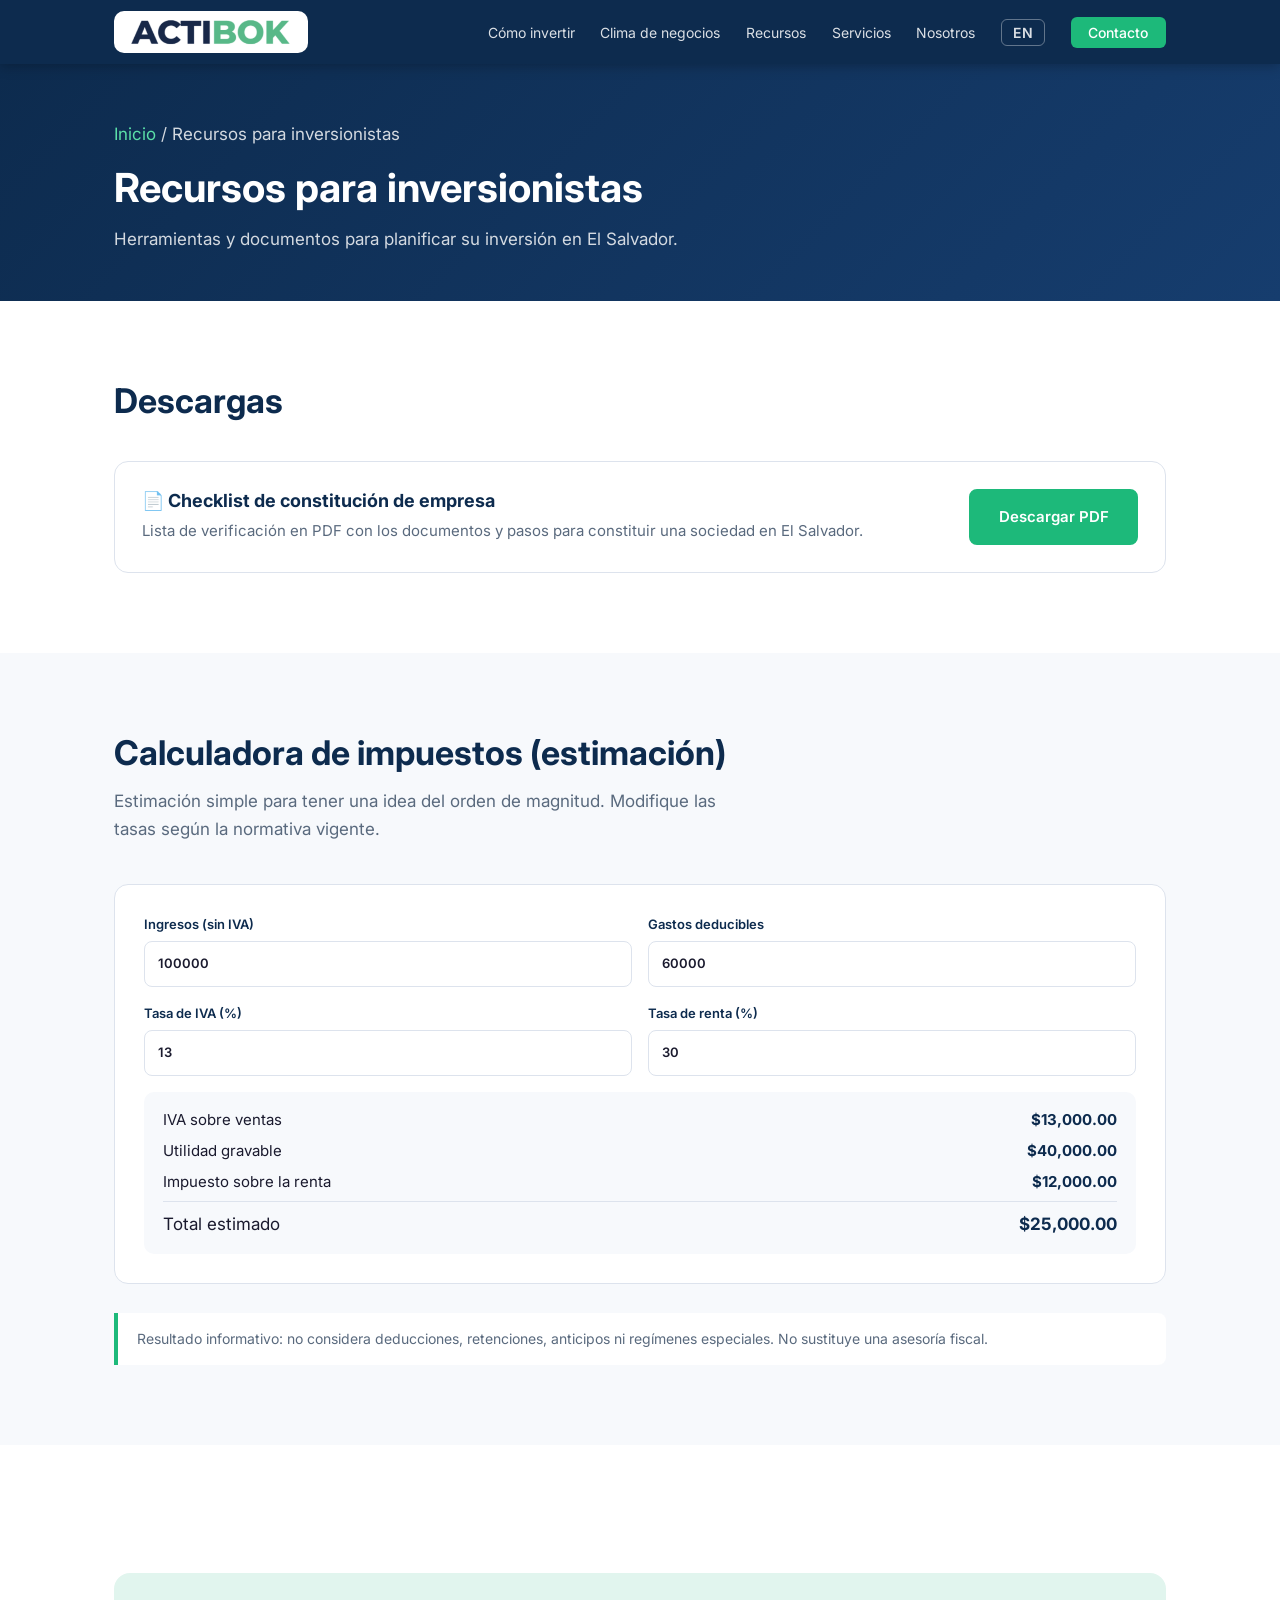
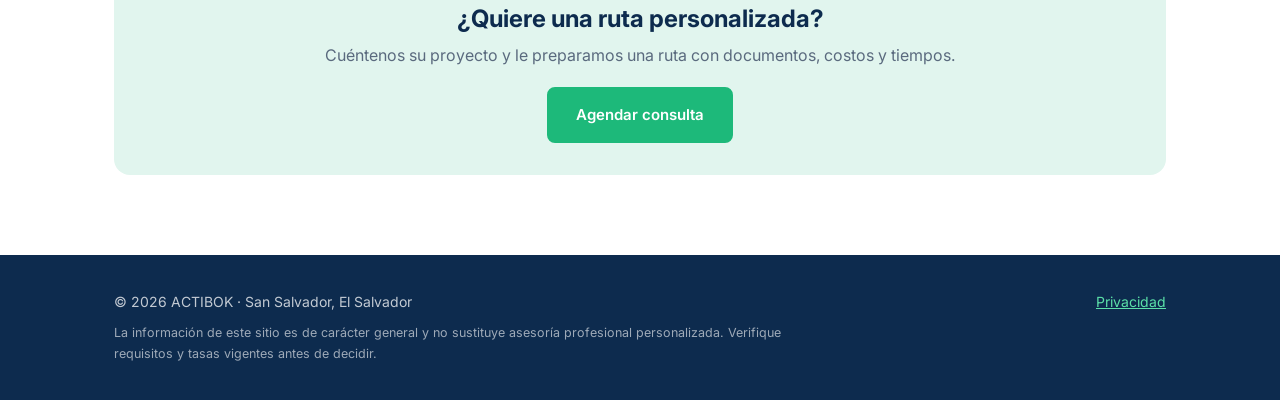
<file: es/recursos.html>
<!DOCTYPE html>
<html lang="es"><head><meta charset="UTF-8"><meta name="viewport" content="width=device-width,initial-scale=1">
<title>Recursos para inversionistas — ACTIBOK</title><meta name="description" content="Herramientas y documentos para planificar su inversión en El Salvador.">
<link rel="canonical" href="https://actibokinvest.com/es/recursos.html"><link rel="alternate" hreflang="es" href="https://actibokinvest.com/es/recursos.html"><link rel="alternate" hreflang="en" href="https://actibokinvest.com/en/recursos.html">
<meta property="og:type" content="website"><meta property="og:title" content="Recursos para inversionistas — ACTIBOK"><meta property="og:description" content="Herramientas y documentos para planificar su inversión en El Salvador."><meta property="og:url" content="https://actibokinvest.com/es/recursos.html"><meta property="og:image" content="https://actibokinvest.com/assets/logo-actibok.png">
<link rel="preconnect" href="https://fonts.googleapis.com"><link rel="preconnect" href="https://fonts.gstatic.com" crossorigin>
<link href="https://fonts.googleapis.com/css2?family=Inter:wght@300;400;500;600;700&display=swap" rel="stylesheet">
<link rel="stylesheet" href="../style.css?v=4"></head><body>
<header><div class="wrap"><nav><a class="logo" href="index.html"><img src="../assets/logo-actibok.png" alt="ACTIBOK"></a>
<ul class="nav-links"><li><a href="invertir.html">Cómo invertir</a></li><li><a href="clima.html">Clima de negocios</a></li><li><a href="recursos.html">Recursos</a></li><li><a href="index.html#servicios">Servicios</a></li><li><a href="index.html#nosotros">Nosotros</a></li><li><a class="lang" href="../en/recursos.html" hreflang="en" title="English">EN</a></li><li><a class="nav-cta" href="index.html#contacto">Contacto</a></li></ul>
<button class="burger" aria-label="Menu"><span></span><span></span><span></span></button></nav></div>
<div class="mobile"><a href="invertir.html">Cómo invertir</a><a href="clima.html">Clima de negocios</a><a href="recursos.html">Recursos</a><a href="index.html#servicios">Servicios</a><a href="index.html#nosotros">Nosotros</a><a href="../en/recursos.html">English</a><a href="index.html#contacto">Contacto</a></div></header>
<main><div class="page-hero"><div class="wrap"><p class="crumbs"><a href="index.html">Inicio</a> / Recursos para inversionistas</p><h1>Recursos para inversionistas</h1><p>Herramientas y documentos para planificar su inversión en El Salvador.</p></div></div>
<section><div class="wrap"><h2 class="sec-title">Descargas</h2><br>
<div class="card dl"><div><h3>📄 Checklist de constitución de empresa</h3><p>Lista de verificación en PDF con los documentos y pasos para constituir una sociedad en El Salvador.</p></div><a class="btn" href="descargas/checklist-constitucion-es.pdf" download>Descargar PDF</a></div></div></section>
<section class="alt"><div class="wrap"><h2 class="sec-title">Calculadora de impuestos (estimación)</h2><p class="sec-sub">Estimación simple para tener una idea del orden de magnitud. Modifique las tasas según la normativa vigente.</p>
<form id="calc" class="calc" onsubmit="return false"><div class="row"><label>Ingresos (sin IVA)<input name="income" type="number" min="0" step="any" value="100000"></label><label>Gastos deducibles<input name="expenses" type="number" min="0" step="any" value="60000"></label></div>
<div class="row"><label>Tasa de IVA (%)<input name="iva" type="number" min="0" step="any" value="13"></label><label>Tasa de renta (%)<input name="isr" type="number" min="0" step="any" value="30"></label></div>
<div class="res"><div><span>IVA sobre ventas</span><b id="r-iva"></b></div><div><span>Utilidad gravable</span><b id="r-base"></b></div><div><span>Impuesto sobre la renta</span><b id="r-isr"></b></div><div class="tot"><span>Total estimado</span><b id="r-tot"></b></div></div></form>
<p class="note">Resultado informativo: no considera deducciones, retenciones, anticipos ni regímenes especiales. No sustituye una asesoría fiscal.</p></div></section>
<section><div class="wrap"><div class="cta-band"><h2>¿Quiere una ruta personalizada?</h2><p>Cuéntenos su proyecto y le preparamos una ruta con documentos, costos y tiempos.</p><a class="btn" href="index.html#contacto">Agendar consulta</a></div></div></section></main>
<footer><div class="wrap"><div>© 2026 ACTIBOK · San Salvador, El Salvador<p class="disclaimer">La información de este sitio es de carácter general y no sustituye asesoría profesional personalizada. Verifique requisitos y tasas vigentes antes de decidir.</p></div><div><a href="https://actibok.com/privacidad.html">Privacidad</a></div></div></footer>
<script src="../main.js?v=4"></script></body></html>
</file>
<file: style.css>
*,*::before,*::after{box-sizing:border-box;margin:0;padding:0}
:root{--azul:#0D2B4E;--azul-medio:#1F4E79;--verde:#1DB97A;--verde-oscuro:#128a5a;--verde-claro:#E1F5EE;--bg:#F7F9FC;--texto:#1A1A2E;--sec:#5A6A7E;--borde:#DDE3ED}
html{scroll-behavior:smooth}
body{font-family:'Inter',system-ui,sans-serif;color:var(--texto);background:#fff;line-height:1.65}
img{max-width:100%;display:block}
a{color:inherit}
.wrap{max-width:1100px;margin:0 auto;padding:0 1.5rem}
h1,h2,h3{line-height:1.2;color:var(--azul)}
/* header */
header{position:sticky;top:0;z-index:100;background:var(--azul);box-shadow:0 2px 12px rgba(0,0,0,.25)}
nav{display:flex;align-items:center;justify-content:space-between;height:64px;gap:1rem}
.logo{background:#fff;padding:.4rem .9rem;border-radius:10px;display:flex}
.logo img{height:30px;width:auto}
.nav-links{display:flex;gap:1.6rem;list-style:none;align-items:center}
.nav-links a{color:rgba(255,255,255,.85);text-decoration:none;font-size:14px}
.nav-links a:hover{color:var(--verde)}
.lang{border:1px solid rgba(255,255,255,.35);border-radius:6px;padding:.25rem .7rem;font-size:13px;font-weight:600;letter-spacing:.5px}
.nav-cta{background:var(--verde);color:#fff!important;padding:.45rem 1.1rem;border-radius:6px;font-weight:500}
.nav-cta:hover{background:var(--verde-oscuro)!important}
.burger{display:none;background:none;border:0;cursor:pointer;padding:.5rem}
.burger span{display:block;width:24px;height:2px;background:#fff;margin:5px 0;border-radius:2px}
.mobile{display:none;flex-direction:column;background:var(--azul);padding:.5rem 1.5rem 1.2rem}
.mobile a{color:#fff;text-decoration:none;padding:.7rem 0;border-bottom:1px solid rgba(255,255,255,.1)}
.mobile.open{display:flex}
@media(max-width:860px){.nav-links{display:none}.burger{display:block}}
/* hero */
.hero{background:linear-gradient(135deg,var(--azul),#163D6E 60%,var(--azul));color:#fff;padding:5.5rem 0 4.5rem;position:relative;overflow:hidden}
.hero::before{content:"";position:absolute;inset:0;background:radial-gradient(ellipse at 80% 40%,rgba(29,185,122,.18),transparent 60%)}
.hero .wrap{position:relative;display:grid;grid-template-columns:1.2fr .8fr;gap:3rem;align-items:center}
.badge{display:inline-block;background:rgba(29,185,122,.15);border:1px solid rgba(29,185,122,.4);color:#5be0a8;font-size:12px;font-weight:600;letter-spacing:1px;padding:.35rem 1rem;border-radius:50px;margin-bottom:1.3rem;text-transform:uppercase}
.hero h1{color:#fff;font-size:clamp(28px,4.4vw,46px);font-weight:700;margin-bottom:1.1rem}
.hero p.lead{color:rgba(255,255,255,.82);font-size:18px;max-width:560px;margin-bottom:2rem}
.btns{display:flex;gap:.9rem;flex-wrap:wrap}
.btn{display:inline-block;padding:.85rem 1.7rem;border-radius:8px;font-weight:600;font-size:15px;text-decoration:none;border:2px solid var(--verde);background:var(--verde);color:#fff;transition:.2s;cursor:pointer;font-family:inherit}
.btn:hover{background:var(--verde-oscuro);border-color:var(--verde-oscuro)}
.btn.ghost{background:transparent;color:#fff;border-color:rgba(255,255,255,.5)}
.btn.ghost:hover{background:rgba(255,255,255,.1)}
.facts{background:rgba(255,255,255,.07);border:1px solid rgba(255,255,255,.14);border-radius:16px;padding:1.6rem}
.facts h3{color:#fff;font-size:15px;margin-bottom:1rem;letter-spacing:.5px;text-transform:uppercase}
.facts li{list-style:none;display:flex;gap:.8rem;padding:.65rem 0;border-bottom:1px solid rgba(255,255,255,.1);font-size:15px;color:rgba(255,255,255,.9)}
.facts li:last-child{border:0}
.facts b{color:#5be0a8;min-width:1.4rem}
@media(max-width:860px){.hero .wrap{grid-template-columns:1fr}.hero{padding:4rem 0 3rem}}
/* sections */
section{padding:5rem 0}
section.alt{background:var(--bg)}
.eyebrow{color:var(--verde-oscuro);font-size:13px;font-weight:700;letter-spacing:1.2px;text-transform:uppercase;margin-bottom:.6rem}
.sec-title{font-size:clamp(24px,3.2vw,34px);margin-bottom:.8rem}
.sec-sub{color:var(--sec);max-width:640px;margin-bottom:2.6rem;font-size:17px}
.grid{display:grid;gap:1.4rem}
.g3{grid-template-columns:repeat(3,1fr)}
.g2{grid-template-columns:repeat(2,1fr)}
@media(max-width:900px){.g3{grid-template-columns:repeat(2,1fr)}}
@media(max-width:620px){.g3,.g2{grid-template-columns:1fr}}
.card{background:#fff;border:1px solid var(--borde);border-radius:14px;padding:1.7rem;transition:.2s}
.card:hover{box-shadow:0 8px 28px rgba(13,43,78,.1);transform:translateY(-3px)}
.ico{width:46px;height:46px;border-radius:12px;background:var(--verde-claro);color:var(--verde-oscuro);display:grid;place-items:center;font-size:22px;margin-bottom:1rem}
.card h3{font-size:18px;margin-bottom:.5rem}
.card p{color:var(--sec);font-size:15px}
/* steps */
.steps{display:grid;grid-template-columns:repeat(5,1fr);gap:1rem;counter-reset:s;position:relative}
.step{background:#fff;border:1px solid var(--borde);border-radius:14px;padding:1.4rem 1.1rem;counter-increment:s;position:relative}
.step::before{content:counter(s);display:grid;place-items:center;width:34px;height:34px;border-radius:50%;background:var(--azul);color:#fff;font-weight:700;margin-bottom:.8rem}
.step h3{font-size:15px;margin-bottom:.4rem}
.step p{font-size:13.5px;color:var(--sec)}
@media(max-width:980px){.steps{grid-template-columns:repeat(2,1fr)}}
@media(max-width:560px){.steps{grid-template-columns:1fr}}
.note{margin-top:1.8rem;font-size:14px;color:var(--sec);background:#fff;border-left:4px solid var(--verde);padding:.9rem 1.2rem;border-radius:0 8px 8px 0}
/* about + contact */
.split{display:grid;grid-template-columns:1fr 1fr;gap:3rem;align-items:start}
@media(max-width:820px){.split{grid-template-columns:1fr}}
.check li{list-style:none;padding:.5rem 0 .5rem 2rem;position:relative;color:var(--texto)}
.check li::before{content:"✓";position:absolute;left:0;color:var(--verde-oscuro);font-weight:700}
.contact-info p{margin-bottom:.8rem;color:var(--sec)}
.contact-info a{color:var(--azul-medio);font-weight:500}
form{background:#fff;border:1px solid var(--borde);border-radius:14px;padding:1.8rem;display:grid;gap:1rem}
form .row{display:grid;grid-template-columns:1fr 1fr;gap:1rem}
@media(max-width:560px){form .row{grid-template-columns:1fr}}
label{font-size:13px;font-weight:600;color:var(--azul);display:grid;gap:.35rem}
input,select,textarea{font:inherit;padding:.7rem .8rem;border:1px solid var(--borde);border-radius:8px;background:#fff;color:var(--texto);width:100%}
input:focus,select:focus,textarea:focus{outline:2px solid var(--verde);border-color:var(--verde)}
textarea{min-height:110px;resize:vertical}
footer{background:var(--azul);color:rgba(255,255,255,.75);padding:2.2rem 0;font-size:14px}
footer .wrap{display:flex;justify-content:space-between;gap:1rem;flex-wrap:wrap}
footer a{color:#5be0a8}
.disclaimer{font-size:12.5px;opacity:.8;margin-top:.6rem;max-width:720px}
.wa{position:fixed;right:18px;bottom:18px;background:#25D366;color:#fff;width:54px;height:54px;border-radius:50%;display:grid;place-items:center;font-size:26px;text-decoration:none;box-shadow:0 4px 14px rgba(0,0,0,.3);z-index:90}
/* inner pages */
.page-hero{background:linear-gradient(135deg,var(--azul),#163D6E);color:#fff;padding:3.5rem 0 3rem}
.page-hero h1{color:#fff;font-size:clamp(26px,4vw,40px);margin-bottom:.8rem}
.page-hero p{color:rgba(255,255,255,.82);max-width:680px;font-size:17px}
.crumbs{font-size:13px;margin-bottom:1rem;color:rgba(255,255,255,.6)}.crumbs a{color:#5be0a8;text-decoration:none}
.timeline{display:grid;gap:1.2rem;margin-top:1rem}
.tl{display:grid;grid-template-columns:48px 1fr;gap:1.2rem}
.tl .n{width:44px;height:44px;border-radius:50%;background:var(--azul);color:#fff;display:grid;place-items:center;font-weight:700}
.tl .b{background:#fff;border:1px solid var(--borde);border-radius:14px;padding:1.4rem 1.6rem}
.tl h3{font-size:18px;margin-bottom:.4rem}.tl p{color:var(--sec);font-size:15px}
.tl ul{margin:.6rem 0 0 1.1rem;color:var(--sec);font-size:14.5px}
.table-wrap{overflow-x:auto}
table{width:100%;border-collapse:collapse;background:#fff;border:1px solid var(--borde);border-radius:12px;overflow:hidden;font-size:15px}
th,td{text-align:left;padding:.85rem 1rem;border-bottom:1px solid var(--borde);vertical-align:top}
th{background:var(--azul);color:#fff;font-weight:600}
td:first-child{font-weight:600;color:var(--azul)}
details{background:#fff;border:1px solid var(--borde);border-radius:12px;padding:1rem 1.3rem;margin-bottom:.8rem}
summary{cursor:pointer;font-weight:600;color:var(--azul)}
details p{margin-top:.7rem;color:var(--sec);font-size:15px}
.cta-band{background:var(--verde-claro);border-radius:16px;padding:2rem;text-align:center;margin-top:3rem}
.cta-band h2{font-size:24px;margin-bottom:.5rem}.cta-band p{color:var(--sec);margin-bottom:1.2rem}
.cta-band .btn{color:#fff}
.more{display:inline-block;margin-top:1.4rem;color:var(--verde-oscuro);font-weight:600;text-decoration:none}
/* resources */
.calc{background:#fff;border:1px solid var(--borde);border-radius:14px;padding:1.8rem;display:grid;gap:1rem}
.calc .row{display:grid;grid-template-columns:1fr 1fr;gap:1rem}
@media(max-width:560px){.calc .row{grid-template-columns:1fr}}
.res{background:var(--bg);border-radius:10px;padding:1rem 1.2rem;display:grid;gap:.4rem;font-size:15px}
.res div{display:flex;justify-content:space-between;gap:1rem}
.res b{color:var(--azul)}
.res .tot{border-top:1px solid var(--borde);padding-top:.5rem;font-size:17px}
.dl{display:flex;gap:1rem;align-items:center;justify-content:space-between;flex-wrap:wrap}
.form-status{font-size:14px;min-height:1.2em}.form-status.ok{color:var(--verde-oscuro)}.form-status.err{color:#c0392b}
</file>
